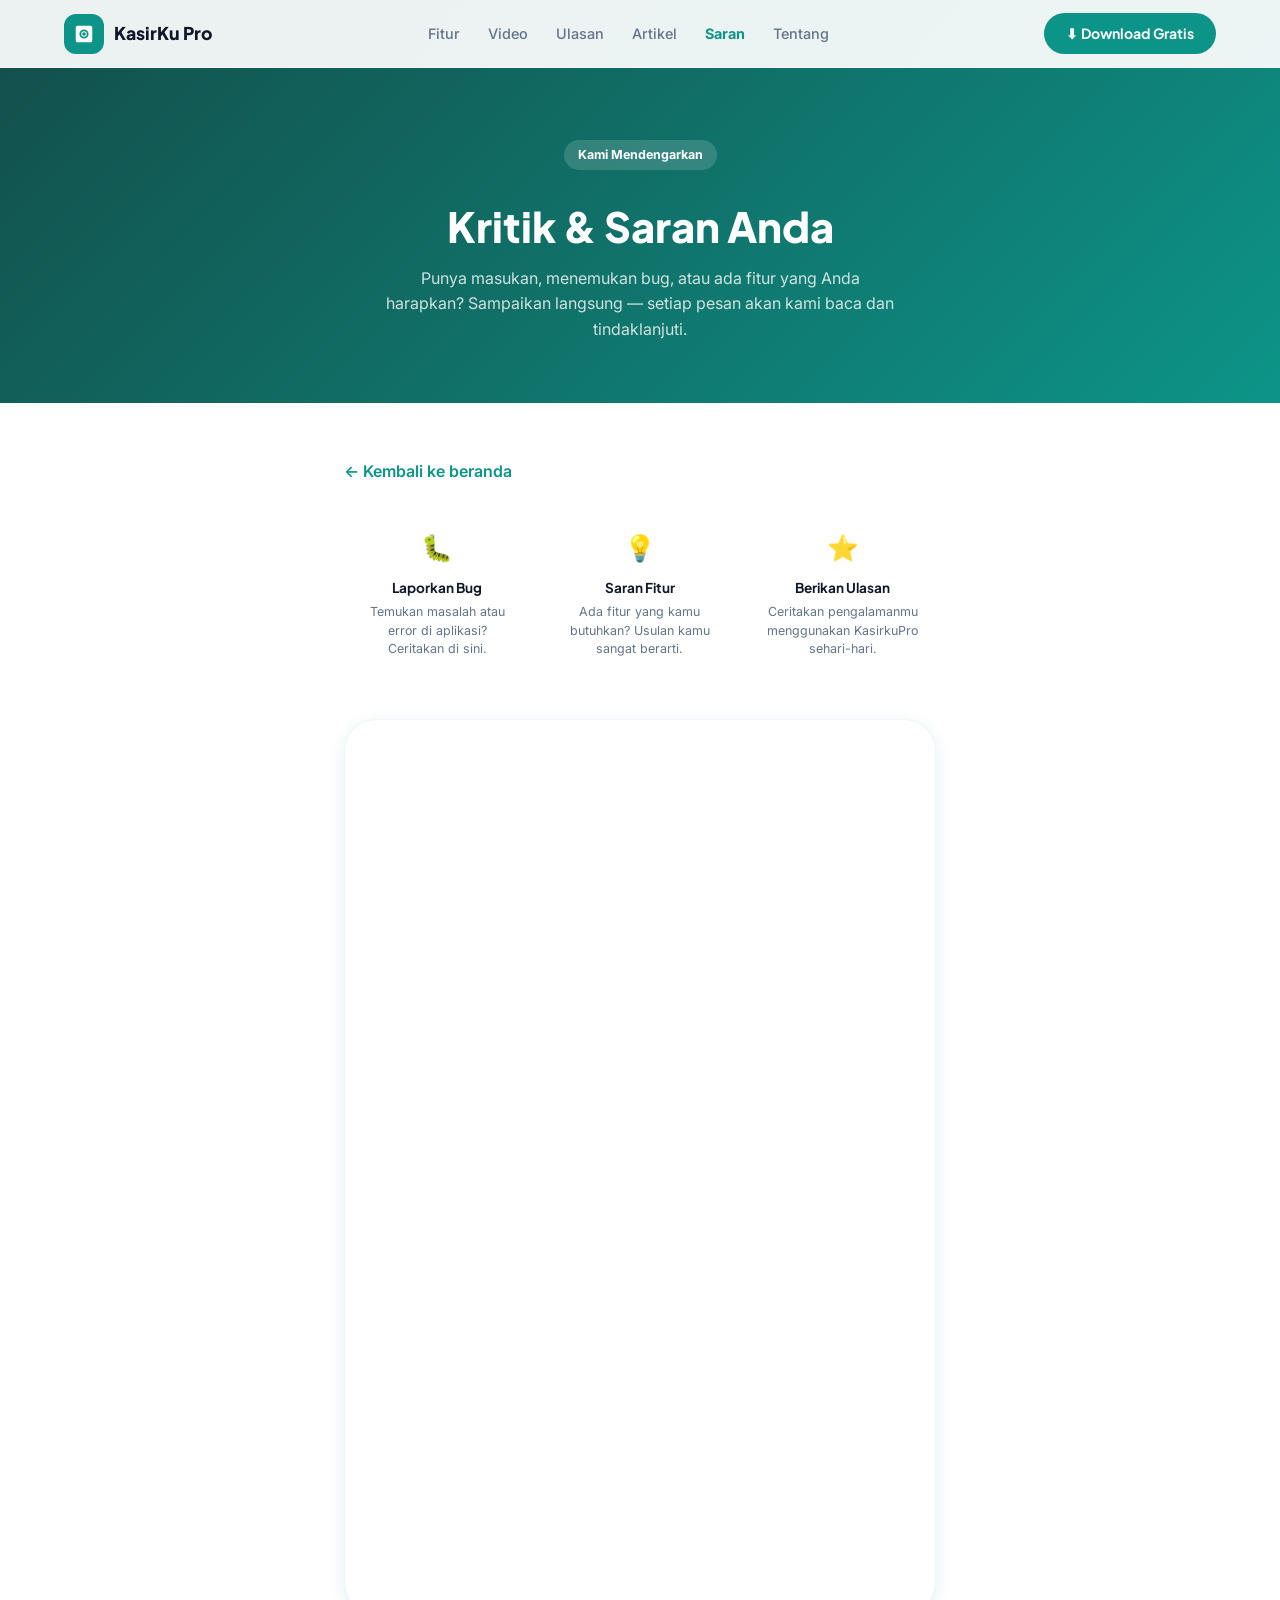
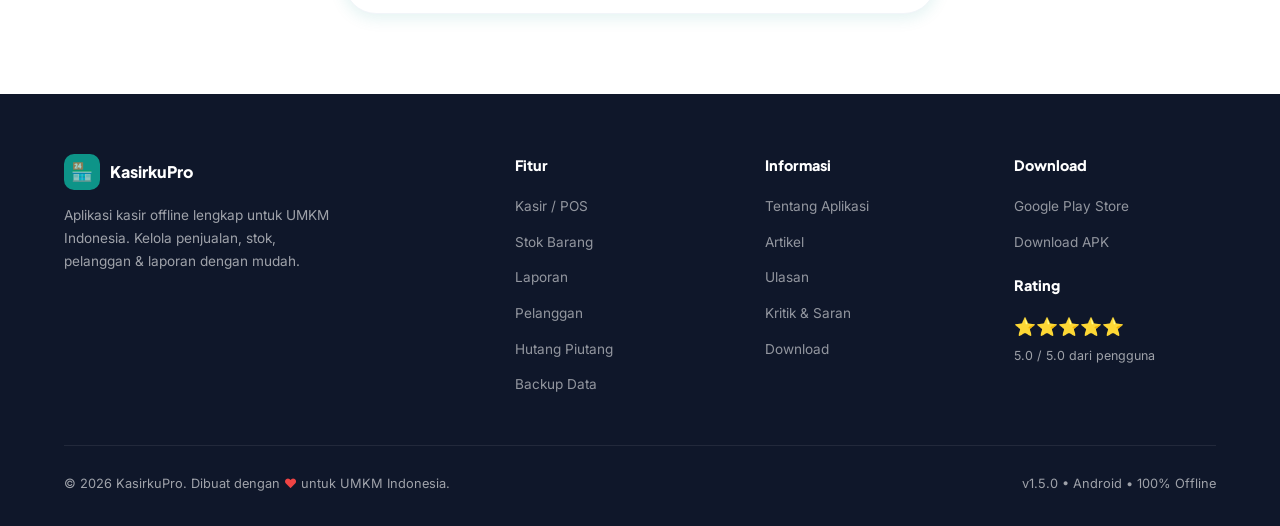
<file: reports.html>
<!DOCTYPE html>
<html lang="id">
<head>
<meta charset="UTF-8">
<meta name="viewport" content="width=device-width, initial-scale=1.0">
<title>Kritik & Saran – KasirkuPro</title>
<meta name="description" content="Sampaikan kritik, saran, dan laporan bug KasirkuPro. Setiap masukan Anda membantu kami berkembang lebih baik.">
<link rel="preconnect" href="https://fonts.googleapis.com">
<link href="https://fonts.googleapis.com/css2?family=Plus+Jakarta+Sans:wght@400;500;600;700;800;900&family=Inter:wght@400;500;600&display=swap" rel="stylesheet">
<link rel="stylesheet" href="asset/css/style.css">
<style>
  .reports-hero {
    background: linear-gradient(135deg, var(--tosca-dark) 0%, var(--tosca) 100%);
    color: white;
    padding: 140px 5% 60px;
    text-align: center;
  }
  .reports-hero .section-tag { background: rgba(255,255,255,.15); color: white; }
  .reports-hero h1 {
    font-family: 'Plus Jakarta Sans', sans-serif;
    font-weight: 900;
    font-size: clamp(1.8rem, 4vw, 2.6rem);
    margin: 18px 0 14px;
    line-height: 1.2;
  }
  .reports-hero p { color: rgba(255,255,255,.8); font-size: 1rem; max-width: 520px; margin: 0 auto; }
  .reports-body { max-width: 720px; margin: 0 auto; padding: 56px 5% 80px; }
  .reports-info {
    display: grid;
    grid-template-columns: repeat(3, 1fr);
    gap: 16px;
    margin-bottom: 40px;
  }
  .reports-info-card {
    background: var(--bg-alt);
    border-radius: var(--radius-md);
    padding: 20px 16px;
    text-align: center;
  }
  .reports-info-icon { font-size: 1.6rem; margin-bottom: 8px; }
  .reports-info-title {
    font-family: 'Plus Jakarta Sans', sans-serif;
    font-weight: 700;
    font-size: .85rem;
    color: var(--gray-900);
    margin-bottom: 4px;
  }
  .reports-info-desc { font-size: .78rem; color: var(--gray-500); line-height: 1.5; }
  .form-wrapper {
    background: white;
    border-radius: var(--radius-xl);
    box-shadow: var(--shadow-md);
    overflow: hidden;
    border: 1.5px solid var(--gray-100);
  }
  .form-wrapper iframe { display: block; border: none; }
  .back-link {
    display: inline-flex; align-items: center; gap: 6px;
    color: var(--tosca); font-weight: 600;
    text-decoration: none; margin-bottom: 24px;
  }
  .back-link:hover { text-decoration: underline; }
  @media (max-width: 600px) {
    .reports-info { grid-template-columns: 1fr; }
  }
</style>
</head>
<body>

<!-- NAV -->
<nav>
  <a href="index.html" class="nav-logo">
    <div class="nav-logo-icon">
      <svg viewBox="0 0 24 24"><path d="M5 3h14a2 2 0 0 1 2 2v14a2 2 0 0 1-2 2H5a2 2 0 0 1-2-2V5a2 2 0 0 1 2-2zm7 4a5 5 0 1 0 0 10A5 5 0 0 0 12 7zm0 2a3 3 0 1 1 0 6 3 3 0 0 1 0-6zm0 1a2 2 0 1 0 0 4 2 2 0 0 0 0-4z"/></svg>
    </div>
    <span class="nav-logo-text">KasirKu Pro</span>
  </a>
  <ul class="nav-links">
    <li><a href="index.html#fitur">Fitur</a></li>
    <li><a href="index.html#video">Video</a></li>
    <li><a href="index.html#ulasan">Ulasan</a></li>
    <li><a href="index.html#postingan">Artikel</a></li>
    <li><a href="reports.html" style="color:var(--tosca);font-weight:700;">Saran</a></li>
    <li><a href="index.html#tentang">Tentang</a></li>
  </ul>
  <a href="index.html#download" class="nav-cta">⬇ Download Gratis</a>
  <button class="hamburger" onclick="toggleMenu()" aria-label="Menu">
    <span></span><span></span><span></span>
  </button>
</nav>
<div class="mobile-menu" id="mobileMenu">
  <ul>
    <li><a href="index.html#fitur" onclick="toggleMenu()">Fitur</a></li>
    <li><a href="index.html#video" onclick="toggleMenu()">Video</a></li>
    <li><a href="index.html#ulasan" onclick="toggleMenu()">Ulasan</a></li>
    <li><a href="index.html#postingan" onclick="toggleMenu()">Artikel</a></li>
    <li><a href="reports.html" onclick="toggleMenu()">Kritik & Saran</a></li>
    <li><a href="index.html#tentang" onclick="toggleMenu()">Tentang</a></li>
  </ul>
  <a href="index.html#download" class="mobile-cta" onclick="toggleMenu()">⬇ Download Gratis</a>
</div>

<!-- HERO -->
<section class="reports-hero">
  <span class="section-tag">Kami Mendengarkan</span>
  <h1>Kritik & Saran Anda</h1>
  <p>Punya masukan, menemukan bug, atau ada fitur yang Anda harapkan? Sampaikan langsung — setiap pesan akan kami baca dan tindaklanjuti.</p>
</section>

<!-- BODY -->
<div class="reports-body">
  <a href="index.html" class="back-link">← Kembali ke beranda</a>

  <div class="reports-info">
    <div class="reports-info-card">
      <div class="reports-info-icon">🐛</div>
      <div class="reports-info-title">Laporkan Bug</div>
      <div class="reports-info-desc">Temukan masalah atau error di aplikasi? Ceritakan di sini.</div>
    </div>
    <div class="reports-info-card">
      <div class="reports-info-icon">💡</div>
      <div class="reports-info-title">Saran Fitur</div>
      <div class="reports-info-desc">Ada fitur yang kamu butuhkan? Usulan kamu sangat berarti.</div>
    </div>
    <div class="reports-info-card">
      <div class="reports-info-icon">⭐</div>
      <div class="reports-info-title">Berikan Ulasan</div>
      <div class="reports-info-desc">Ceritakan pengalamanmu menggunakan KasirkuPro sehari-hari.</div>
    </div>
  </div>

  <div class="form-wrapper">
    <iframe
      src="https://docs.google.com/forms/d/e/1FAIpQLScilzQLMtTjnkX-LWpyGThYzQoVtO6Gs4SUb3ixBcqqGMuvRw/viewform?embedded=true"
      width="100%"
      height="893"
      frameborder="0"
      marginheight="0"
      marginwidth="0">
      Memuat formulir…
    </iframe>
  </div>
</div>

<!-- FOOTER -->
<footer>
  <div class="footer-inner">
    <div class="footer-top">
      <div class="footer-brand">
        <div class="footer-logo">
          <div class="footer-logo-icon">🏪</div>
          <span class="footer-logo-text">KasirkuPro</span>
        </div>
        <p class="footer-desc">Aplikasi kasir offline lengkap untuk UMKM Indonesia. Kelola penjualan, stok, pelanggan & laporan dengan mudah.</p>
      </div>
      <div>
        <div class="footer-col-title">Fitur</div>
        <ul class="footer-links">
          <li><a href="index.html#fitur">Kasir / POS</a></li>
          <li><a href="index.html#fitur">Stok Barang</a></li>
          <li><a href="index.html#fitur">Laporan</a></li>
          <li><a href="index.html#fitur">Pelanggan</a></li>
          <li><a href="index.html#fitur">Hutang Piutang</a></li>
          <li><a href="index.html#fitur">Backup Data</a></li>
        </ul>
      </div>
      <div>
        <div class="footer-col-title">Informasi</div>
        <ul class="footer-links">
          <li><a href="index.html#tentang">Tentang Aplikasi</a></li>
          <li><a href="index.html#postingan">Artikel</a></li>
          <li><a href="index.html#ulasan">Ulasan</a></li>
          <li><a href="reports.html">Kritik & Saran</a></li>
          <li><a href="index.html#download">Download</a></li>
        </ul>
      </div>
      <div>
        <div class="footer-col-title">Download</div>
        <ul class="footer-links">
          <li><a href="index.html#download">Google Play Store</a></li>
          <li><a href="https://drive.usercontent.google.com/download?id=1ro8TA1zC9V1z0CIFWPxOslX7J8Ez1kle&export=download&confirm=t" target="_blank" rel="noopener">Download APK</a></li>
        </ul>
        <div style="margin-top:20px;">
          <div class="footer-col-title">Rating</div>
          <div style="color:#F59E0B;font-size:1.1rem;">⭐⭐⭐⭐⭐</div>
          <div style="font-size:.78rem;margin-top:4px;">5.0 / 5.0 dari pengguna</div>
        </div>
      </div>
    </div>
    <div class="footer-bottom">
      <span class="footer-copy">© 2026 KasirkuPro. Dibuat dengan <span class="footer-heart">❤️</span> untuk UMKM Indonesia.</span>
      <span style="font-size:.8rem;">v1.5.0 • Android • 100% Offline</span>
    </div>
  </div>
</footer>

<script src="asset/js/main.js"></script>
</body>
</html>
</file>
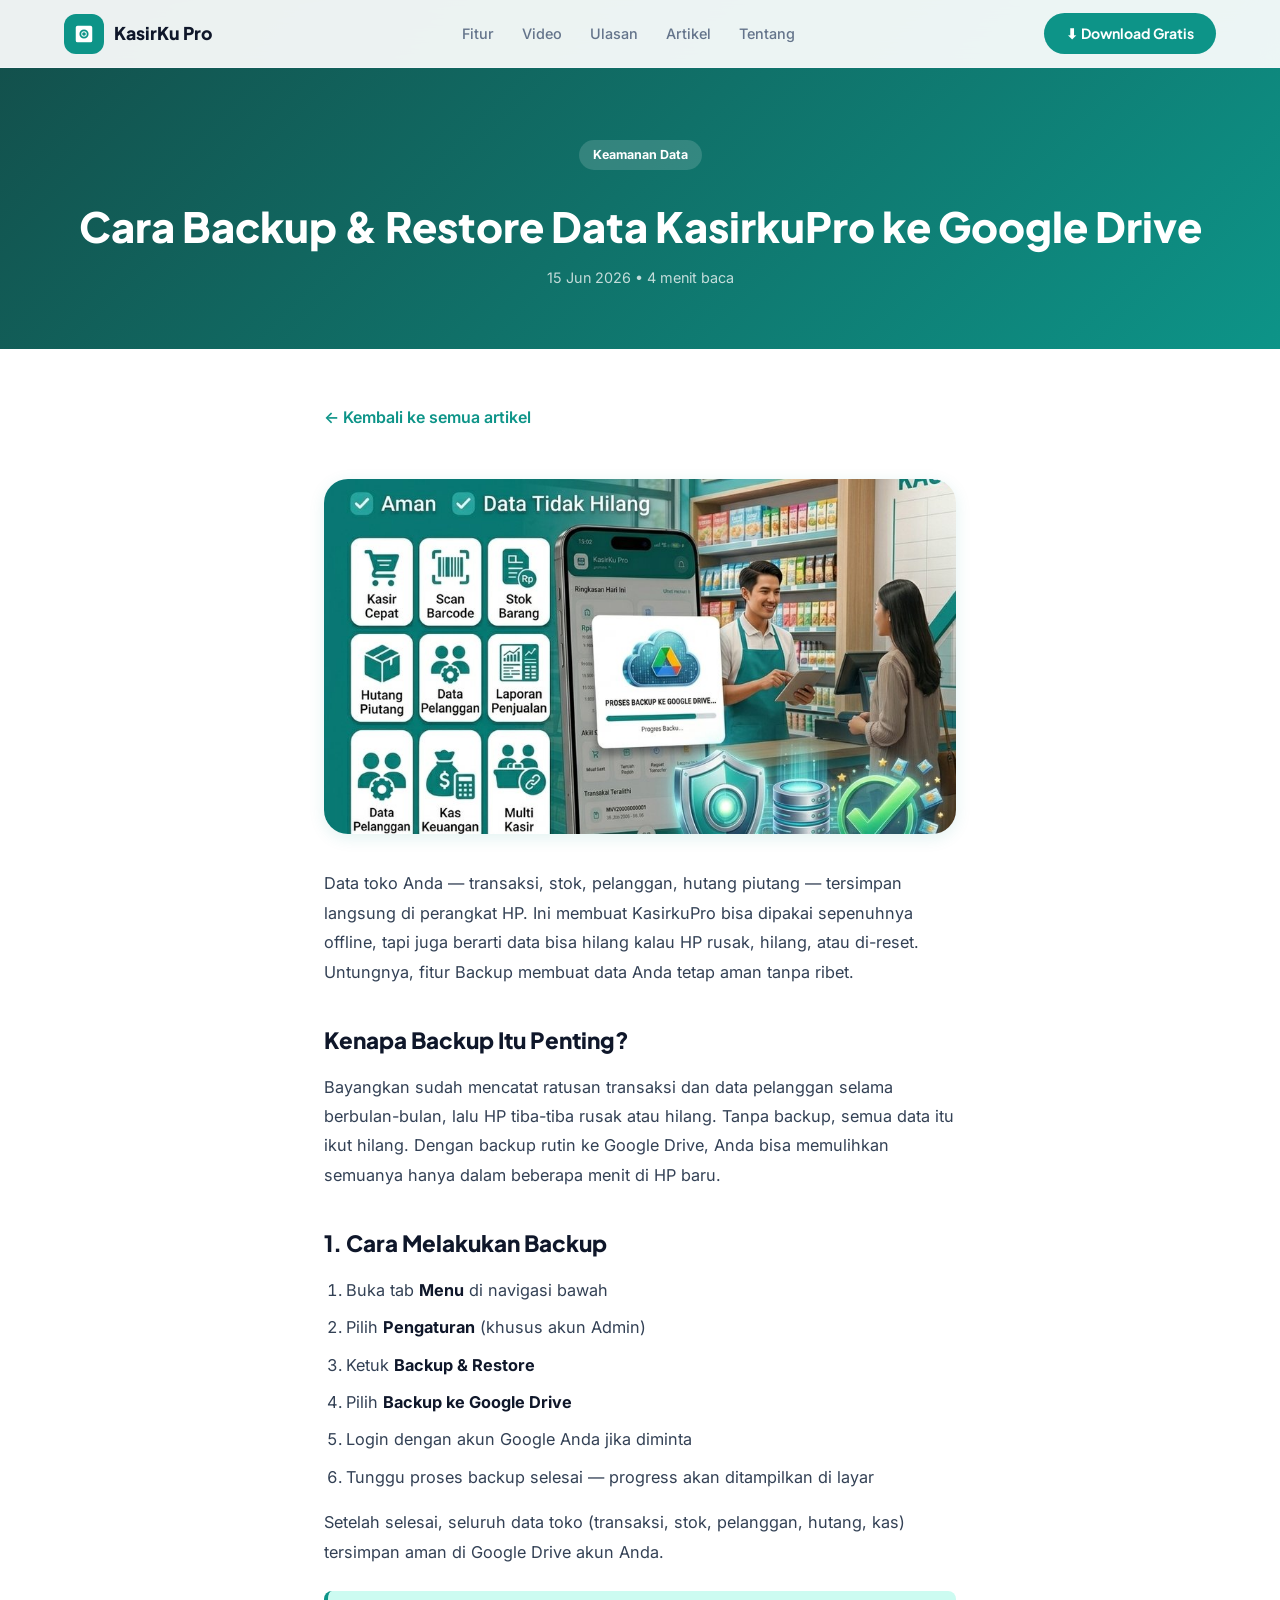
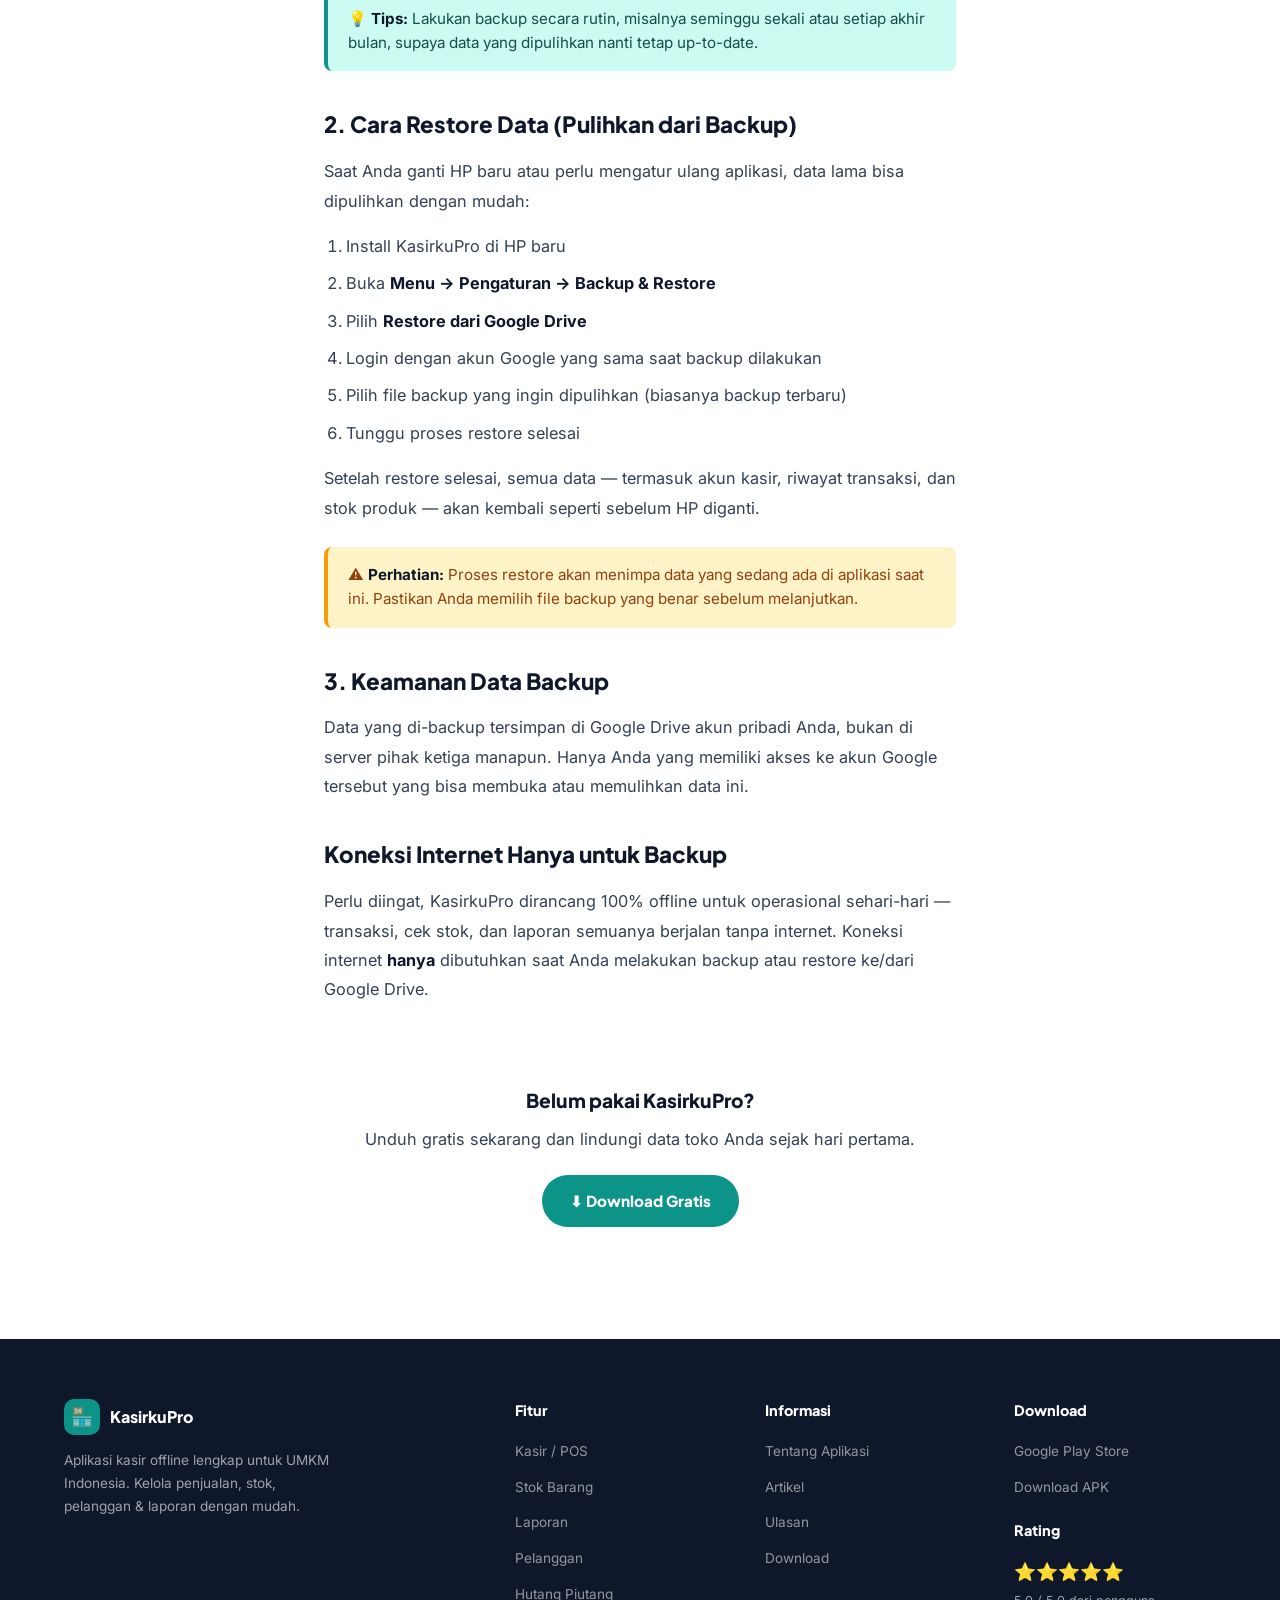
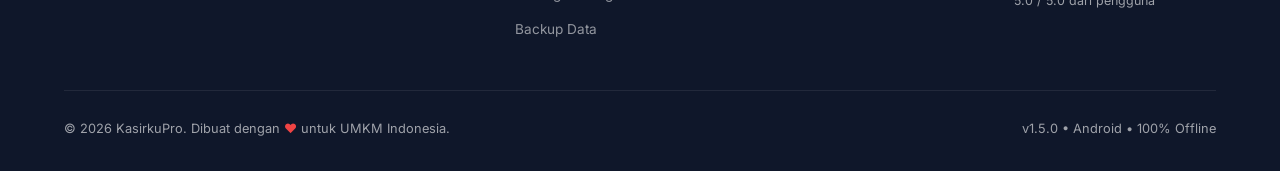
<file: artikel/cara-backup-restore-data.html>
<!DOCTYPE html>
<html lang="id">
<head>
<meta charset="UTF-8">
<meta name="viewport" content="width=device-width, initial-scale=1.0">
<title>Cara Backup & Restore Data KasirkuPro ke Google Drive – KasirkuPro</title>
<meta name="description" content="Panduan mengamankan data toko Anda ke Google Drive dan cara restore cepat ketika ganti atau reset HP, menggunakan fitur Backup KasirkuPro.">
<link rel="preconnect" href="https://fonts.googleapis.com">
<link href="https://fonts.googleapis.com/css2?family=Plus+Jakarta+Sans:wght@400;500;600;700;800;900&family=Inter:wght@400;500;600&display=swap" rel="stylesheet">
<link rel="stylesheet" href="../asset/css/style.css">
<style>
  .article-hero { background: linear-gradient(135deg, var(--tosca-dark) 0%, var(--tosca) 100%); color: white; padding: 140px 5% 60px; text-align: center; }
  .article-hero .section-tag { background: rgba(255,255,255,.15); color: white; }
  .article-hero h1 { font-family: 'Plus Jakarta Sans', sans-serif; font-weight: 900; font-size: clamp(1.8rem, 4vw, 2.6rem); margin: 18px 0 14px; line-height: 1.2; }
  .article-meta { color: rgba(255,255,255,.75); font-size: .9rem; }
  .article-body { max-width: 760px; margin: 0 auto; padding: 56px 5% 80px; }
  .article-body img { width: 100%; border-radius: var(--radius-lg); box-shadow: var(--shadow-md); margin: 28px 0; }
  .article-body h2 { font-family: 'Plus Jakarta Sans', sans-serif; font-weight: 800; font-size: 1.4rem; color: var(--gray-900); margin: 36px 0 14px; }
  .article-body p { color: var(--gray-700); line-height: 1.8; margin-bottom: 16px; font-size: 1.02rem; }
  .article-body ol, .article-body ul { color: var(--gray-700); line-height: 1.8; margin: 0 0 16px 22px; font-size: 1.02rem; }
  .article-body li { margin-bottom: 8px; }
  .article-body strong { color: var(--gray-900); }
  .article-tip { background: var(--tosca-light); border-left: 4px solid var(--tosca); border-radius: 8px; padding: 16px 20px; margin: 24px 0; color: var(--tosca-dark); font-size: .95rem; }
  .article-warn { background: #FEF3C7; border-left: 4px solid #F59E0B; border-radius: 8px; padding: 16px 20px; margin: 24px 0; color: #92400E; font-size: .95rem; }
  .back-link { display: inline-flex; align-items: center; gap: 6px; color: var(--tosca); font-weight: 600; text-decoration: none; margin-bottom: 20px; }
  .back-link:hover { text-decoration: underline; }
  .article-cta { background: var(--bg-alt); border-radius: var(--radius-lg); padding: 32px; text-align: center; margin-top: 48px; }
  .article-cta h3 { font-family: 'Plus Jakarta Sans', sans-serif; font-weight: 800; font-size: 1.2rem; margin-bottom: 10px; color: var(--gray-900); }
  .article-cta p { color: var(--gray-600); margin-bottom: 20px; }
</style>
</head>
<body>

<!-- NAV -->
<nav>
  <a href="../index.html" class="nav-logo">
    <div class="nav-logo-icon">
      <svg viewBox="0 0 24 24"><path d="M5 3h14a2 2 0 0 1 2 2v14a2 2 0 0 1-2 2H5a2 2 0 0 1-2-2V5a2 2 0 0 1 2-2zm7 4a5 5 0 1 0 0 10A5 5 0 0 0 12 7zm0 2a3 3 0 1 1 0 6 3 3 0 0 1 0-6zm0 1a2 2 0 1 0 0 4 2 2 0 0 0 0-4z"/></svg>
    </div>
    <span class="nav-logo-text">KasirKu Pro</span>
  </a>
  <ul class="nav-links">
    <li><a href="../index.html#fitur">Fitur</a></li>
    <li><a href="../index.html#video">Video</a></li>
    <li><a href="../index.html#ulasan">Ulasan</a></li>
    <li><a href="../index.html#postingan">Artikel</a></li>
    <li><a href="../index.html#tentang">Tentang</a></li>
  </ul>
  <a href="../index.html#download" class="nav-cta">⬇ Download Gratis</a>
  <button class="hamburger" onclick="toggleMenu()" aria-label="Menu">
    <span></span><span></span><span></span>
  </button>
</nav>
<div class="mobile-menu" id="mobileMenu">
  <ul>
    <li><a href="../index.html#fitur" onclick="toggleMenu()">Fitur</a></li>
    <li><a href="../index.html#video" onclick="toggleMenu()">Video</a></li>
    <li><a href="../index.html#ulasan" onclick="toggleMenu()">Ulasan</a></li>
    <li><a href="../index.html#postingan" onclick="toggleMenu()">Artikel</a></li>
    <li><a href="../index.html#tentang" onclick="toggleMenu()">Tentang</a></li>
  </ul>
  <a href="../index.html#download" class="mobile-cta" onclick="toggleMenu()">⬇ Download Gratis</a>
</div>

<!-- ARTICLE HERO -->
<section class="article-hero">
  <span class="section-tag">Keamanan Data</span>
  <h1>Cara Backup & Restore Data KasirkuPro ke Google Drive</h1>
  <div class="article-meta">15 Jun 2026 • 4 menit baca</div>
</section>

<!-- ARTICLE BODY -->
<article class="article-body">
  <a href="../index.html#postingan" class="back-link">← Kembali ke semua artikel</a>

  <img src="../asset/gambar/post-backup.jpg" alt="Tampilan fitur Backup Data KasirkuPro">

  <p>Data toko Anda — transaksi, stok, pelanggan, hutang piutang — tersimpan langsung di perangkat HP. Ini membuat KasirkuPro bisa dipakai sepenuhnya offline, tapi juga berarti data bisa hilang kalau HP rusak, hilang, atau di-reset. Untungnya, fitur Backup membuat data Anda tetap aman tanpa ribet.</p>

  <h2>Kenapa Backup Itu Penting?</h2>
  <p>Bayangkan sudah mencatat ratusan transaksi dan data pelanggan selama berbulan-bulan, lalu HP tiba-tiba rusak atau hilang. Tanpa backup, semua data itu ikut hilang. Dengan backup rutin ke Google Drive, Anda bisa memulihkan semuanya hanya dalam beberapa menit di HP baru.</p>

  <h2>1. Cara Melakukan Backup</h2>
  <ol>
    <li>Buka tab <strong>Menu</strong> di navigasi bawah</li>
    <li>Pilih <strong>Pengaturan</strong> (khusus akun Admin)</li>
    <li>Ketuk <strong>Backup & Restore</strong></li>
    <li>Pilih <strong>Backup ke Google Drive</strong></li>
    <li>Login dengan akun Google Anda jika diminta</li>
    <li>Tunggu proses backup selesai — progress akan ditampilkan di layar</li>
  </ol>
  <p>Setelah selesai, seluruh data toko (transaksi, stok, pelanggan, hutang, kas) tersimpan aman di Google Drive akun Anda.</p>

  <div class="article-tip">💡 <strong>Tips:</strong> Lakukan backup secara rutin, misalnya seminggu sekali atau setiap akhir bulan, supaya data yang dipulihkan nanti tetap up-to-date.</div>

  <h2>2. Cara Restore Data (Pulihkan dari Backup)</h2>
  <p>Saat Anda ganti HP baru atau perlu mengatur ulang aplikasi, data lama bisa dipulihkan dengan mudah:</p>
  <ol>
    <li>Install KasirkuPro di HP baru</li>
    <li>Buka <strong>Menu → Pengaturan → Backup & Restore</strong></li>
    <li>Pilih <strong>Restore dari Google Drive</strong></li>
    <li>Login dengan akun Google yang sama saat backup dilakukan</li>
    <li>Pilih file backup yang ingin dipulihkan (biasanya backup terbaru)</li>
    <li>Tunggu proses restore selesai</li>
  </ol>
  <p>Setelah restore selesai, semua data — termasuk akun kasir, riwayat transaksi, dan stok produk — akan kembali seperti sebelum HP diganti.</p>

  <div class="article-warn">⚠️ <strong>Perhatian:</strong> Proses restore akan menimpa data yang sedang ada di aplikasi saat ini. Pastikan Anda memilih file backup yang benar sebelum melanjutkan.</div>

  <h2>3. Keamanan Data Backup</h2>
  <p>Data yang di-backup tersimpan di Google Drive akun pribadi Anda, bukan di server pihak ketiga manapun. Hanya Anda yang memiliki akses ke akun Google tersebut yang bisa membuka atau memulihkan data ini.</p>

  <h2>Koneksi Internet Hanya untuk Backup</h2>
  <p>Perlu diingat, KasirkuPro dirancang 100% offline untuk operasional sehari-hari — transaksi, cek stok, dan laporan semuanya berjalan tanpa internet. Koneksi internet <strong>hanya</strong> dibutuhkan saat Anda melakukan backup atau restore ke/dari Google Drive.</p>

  <div class="article-cta">
    <h3>Belum pakai KasirkuPro?</h3>
    <p>Unduh gratis sekarang dan lindungi data toko Anda sejak hari pertama.</p>
    <a href="../index.html#download" style="display:inline-flex;align-items:center;gap:8px;background:var(--tosca);color:white;padding:14px 28px;border-radius:50px;font-family:'Plus Jakarta Sans',sans-serif;font-weight:800;font-size:.95rem;text-decoration:none;transition:.2s;" onmouseover="this.style.background='var(--tosca-dark)'" onmouseout="this.style.background='var(--tosca)'">⬇ Download Gratis</a>
  </div>
</article>

<!-- FOOTER -->
<footer>
  <div class="footer-inner">
    <div class="footer-top">
      <div class="footer-brand">
        <div class="footer-logo">
          <div class="footer-logo-icon">🏪</div>
          <span class="footer-logo-text">KasirkuPro</span>
        </div>
        <p class="footer-desc">Aplikasi kasir offline lengkap untuk UMKM Indonesia. Kelola penjualan, stok, pelanggan & laporan dengan mudah.</p>
      </div>
      <div>
        <div class="footer-col-title">Fitur</div>
        <ul class="footer-links">
          <li><a href="../index.html#fitur">Kasir / POS</a></li>
          <li><a href="../index.html#fitur">Stok Barang</a></li>
          <li><a href="../index.html#fitur">Laporan</a></li>
          <li><a href="../index.html#fitur">Pelanggan</a></li>
          <li><a href="../index.html#fitur">Hutang Piutang</a></li>
          <li><a href="../index.html#fitur">Backup Data</a></li>
        </ul>
      </div>
      <div>
        <div class="footer-col-title">Informasi</div>
        <ul class="footer-links">
          <li><a href="../index.html#tentang">Tentang Aplikasi</a></li>
          <li><a href="../index.html#postingan">Artikel</a></li>
          <li><a href="../index.html#ulasan">Ulasan</a></li>
          <li><a href="../index.html#download">Download</a></li>
        </ul>
      </div>
      <div>
        <div class="footer-col-title">Download</div>
        <ul class="footer-links">
          <li><a href="../index.html#download">Google Play Store</a></li>
          <li><a href="https://drive.usercontent.google.com/download?id=1ro8TA1zC9V1z0CIFWPxOslX7J8Ez1kle&export=download&confirm=t" target="_blank" rel="noopener">Download APK</a></li>
        </ul>
        <div style="margin-top:20px;">
          <div class="footer-col-title">Rating</div>
          <div style="color:#F59E0B;font-size:1.1rem;">⭐⭐⭐⭐⭐</div>
          <div style="font-size:.78rem;margin-top:4px;">5.0 / 5.0 dari pengguna</div>
        </div>
      </div>
    </div>
    <div class="footer-bottom">
      <span class="footer-copy">© 2026 KasirkuPro. Dibuat dengan <span class="footer-heart">❤️</span> untuk UMKM Indonesia.</span>
      <span style="font-size:.8rem;">v1.5.0 • Android • 100% Offline</span>
    </div>
  </div>
</footer>

<script src="../asset/js/main.js"></script>
</body>
</html>
</file>
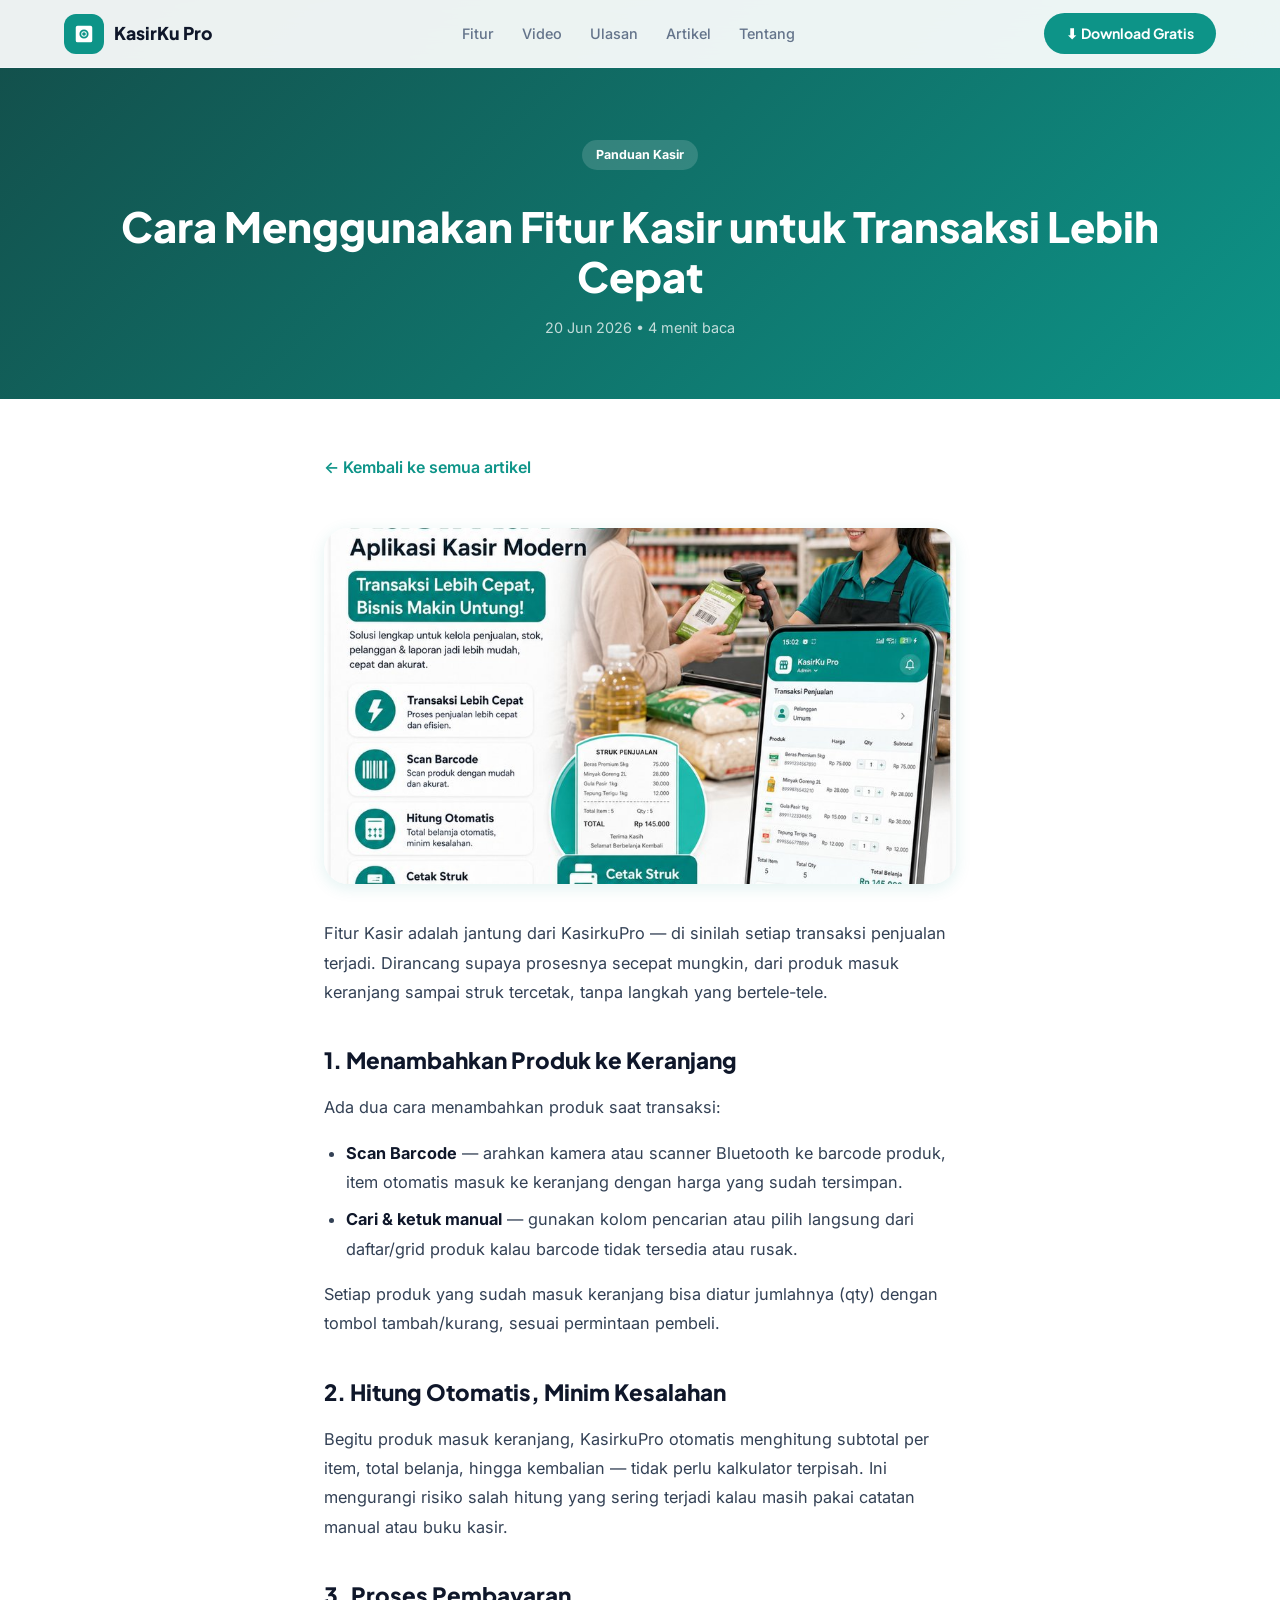
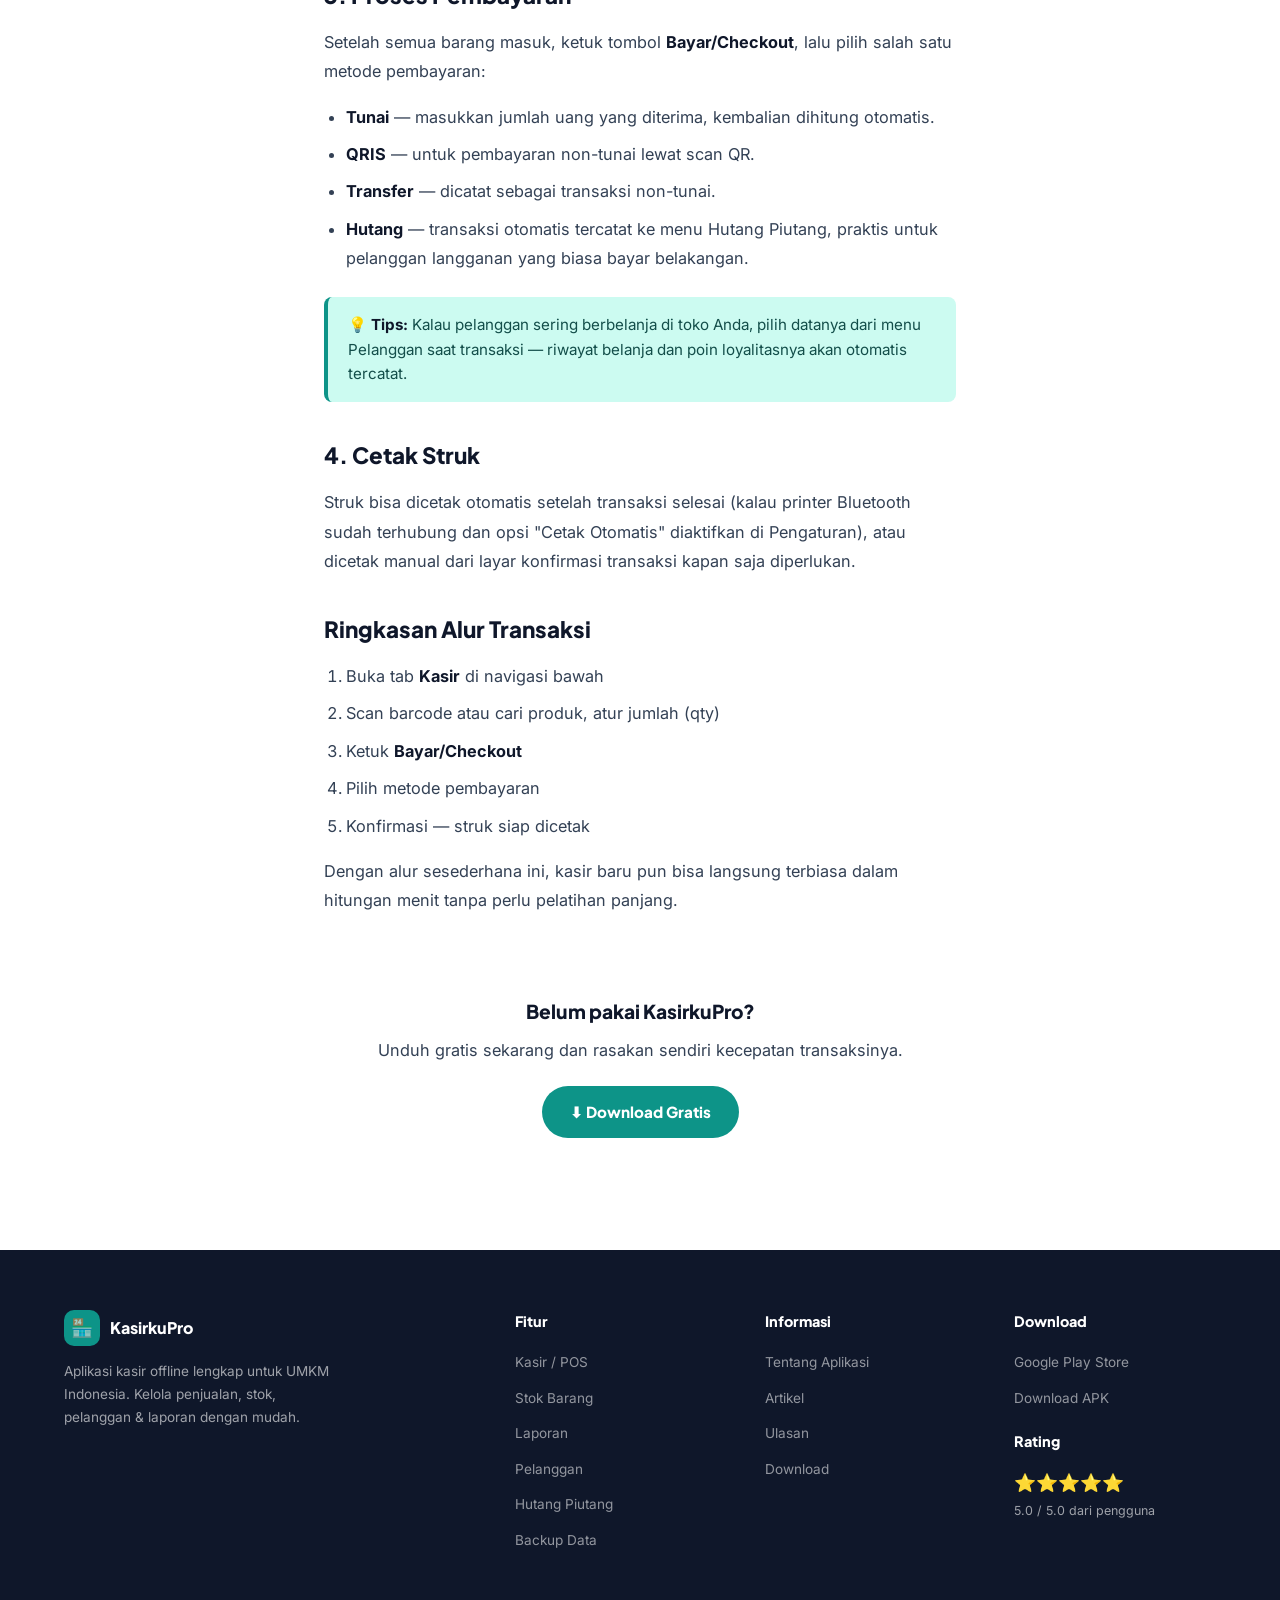
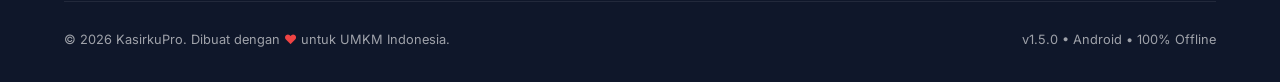
<file: artikel/cara-menggunakan-fitur-kasir.html>
<!DOCTYPE html>
<html lang="id">
<head>
<meta charset="UTF-8">
<meta name="viewport" content="width=device-width, initial-scale=1.0">
<title>Cara Menggunakan Fitur Kasir untuk Transaksi Lebih Cepat – KasirkuPro</title>
<meta name="description" content="Panduan lengkap menggunakan fitur Kasir KasirkuPro: scan barcode, hitung otomatis, dan cetak struk untuk transaksi yang lebih cepat dan akurat.">
<link rel="preconnect" href="https://fonts.googleapis.com">
<link href="https://fonts.googleapis.com/css2?family=Plus+Jakarta+Sans:wght@400;500;600;700;800;900&family=Inter:wght@400;500;600&display=swap" rel="stylesheet">
<link rel="stylesheet" href="../asset/css/style.css">
<style>
  .article-hero { background: linear-gradient(135deg, var(--tosca-dark) 0%, var(--tosca) 100%); color: white; padding: 140px 5% 60px; text-align: center; }
  .article-hero .section-tag { background: rgba(255,255,255,.15); color: white; }
  .article-hero h1 { font-family: 'Plus Jakarta Sans', sans-serif; font-weight: 900; font-size: clamp(1.8rem, 4vw, 2.6rem); margin: 18px 0 14px; line-height: 1.2; }
  .article-meta { color: rgba(255,255,255,.75); font-size: .9rem; }
  .article-body { max-width: 760px; margin: 0 auto; padding: 56px 5% 80px; }
  .article-body img { width: 100%; border-radius: var(--radius-lg); box-shadow: var(--shadow-md); margin: 28px 0; }
  .article-body h2 { font-family: 'Plus Jakarta Sans', sans-serif; font-weight: 800; font-size: 1.4rem; color: var(--gray-900); margin: 36px 0 14px; }
  .article-body p { color: var(--gray-700); line-height: 1.8; margin-bottom: 16px; font-size: 1.02rem; }
  .article-body ol, .article-body ul { color: var(--gray-700); line-height: 1.8; margin: 0 0 16px 22px; font-size: 1.02rem; }
  .article-body li { margin-bottom: 8px; }
  .article-body strong { color: var(--gray-900); }
  .article-tip { background: var(--tosca-light); border-left: 4px solid var(--tosca); border-radius: 8px; padding: 16px 20px; margin: 24px 0; color: var(--tosca-dark); font-size: .95rem; }
  .back-link { display: inline-flex; align-items: center; gap: 6px; color: var(--tosca); font-weight: 600; text-decoration: none; margin-bottom: 20px; }
  .back-link:hover { text-decoration: underline; }
  .article-cta { background: var(--bg-alt); border-radius: var(--radius-lg); padding: 32px; text-align: center; margin-top: 48px; }
  .article-cta h3 { font-family: 'Plus Jakarta Sans', sans-serif; font-weight: 800; font-size: 1.2rem; margin-bottom: 10px; color: var(--gray-900); }
  .article-cta p { color: var(--gray-600); margin-bottom: 20px; }
</style>
</head>
<body>

<!-- NAV -->
<nav>
  <a href="../index.html" class="nav-logo">
    <div class="nav-logo-icon">
      <svg viewBox="0 0 24 24"><path d="M5 3h14a2 2 0 0 1 2 2v14a2 2 0 0 1-2 2H5a2 2 0 0 1-2-2V5a2 2 0 0 1 2-2zm7 4a5 5 0 1 0 0 10A5 5 0 0 0 12 7zm0 2a3 3 0 1 1 0 6 3 3 0 0 1 0-6zm0 1a2 2 0 1 0 0 4 2 2 0 0 0 0-4z"/></svg>
    </div>
    <span class="nav-logo-text">KasirKu Pro</span>
  </a>
  <ul class="nav-links">
    <li><a href="../index.html#fitur">Fitur</a></li>
    <li><a href="../index.html#video">Video</a></li>
    <li><a href="../index.html#ulasan">Ulasan</a></li>
    <li><a href="../index.html#postingan">Artikel</a></li>
    <li><a href="../index.html#tentang">Tentang</a></li>
  </ul>
  <a href="../index.html#download" class="nav-cta">⬇ Download Gratis</a>
  <button class="hamburger" onclick="toggleMenu()" aria-label="Menu">
    <span></span><span></span><span></span>
  </button>
</nav>
<div class="mobile-menu" id="mobileMenu">
  <ul>
    <li><a href="../index.html#fitur" onclick="toggleMenu()">Fitur</a></li>
    <li><a href="../index.html#video" onclick="toggleMenu()">Video</a></li>
    <li><a href="../index.html#ulasan" onclick="toggleMenu()">Ulasan</a></li>
    <li><a href="../index.html#postingan" onclick="toggleMenu()">Artikel</a></li>
    <li><a href="../index.html#tentang" onclick="toggleMenu()">Tentang</a></li>
  </ul>
  <a href="../index.html#download" class="mobile-cta" onclick="toggleMenu()">⬇ Download Gratis</a>
</div>

<!-- ARTICLE HERO -->
<section class="article-hero">
  <span class="section-tag">Panduan Kasir</span>
  <h1>Cara Menggunakan Fitur Kasir untuk Transaksi Lebih Cepat</h1>
  <div class="article-meta">20 Jun 2026 • 4 menit baca</div>
</section>

<!-- ARTICLE BODY -->
<article class="article-body">
  <a href="../index.html#postingan" class="back-link">← Kembali ke semua artikel</a>

  <img src="../asset/gambar/post-kasir.jpg" alt="Tampilan fitur Kasir KasirkuPro">

  <p>Fitur Kasir adalah jantung dari KasirkuPro — di sinilah setiap transaksi penjualan terjadi. Dirancang supaya prosesnya secepat mungkin, dari produk masuk keranjang sampai struk tercetak, tanpa langkah yang bertele-tele.</p>

  <h2>1. Menambahkan Produk ke Keranjang</h2>
  <p>Ada dua cara menambahkan produk saat transaksi:</p>
  <ul>
    <li><strong>Scan Barcode</strong> — arahkan kamera atau scanner Bluetooth ke barcode produk, item otomatis masuk ke keranjang dengan harga yang sudah tersimpan.</li>
    <li><strong>Cari & ketuk manual</strong> — gunakan kolom pencarian atau pilih langsung dari daftar/grid produk kalau barcode tidak tersedia atau rusak.</li>
  </ul>
  <p>Setiap produk yang sudah masuk keranjang bisa diatur jumlahnya (qty) dengan tombol tambah/kurang, sesuai permintaan pembeli.</p>

  <h2>2. Hitung Otomatis, Minim Kesalahan</h2>
  <p>Begitu produk masuk keranjang, KasirkuPro otomatis menghitung subtotal per item, total belanja, hingga kembalian — tidak perlu kalkulator terpisah. Ini mengurangi risiko salah hitung yang sering terjadi kalau masih pakai catatan manual atau buku kasir.</p>

  <h2>3. Proses Pembayaran</h2>
  <p>Setelah semua barang masuk, ketuk tombol <strong>Bayar/Checkout</strong>, lalu pilih salah satu metode pembayaran:</p>
  <ul>
    <li><strong>Tunai</strong> — masukkan jumlah uang yang diterima, kembalian dihitung otomatis.</li>
    <li><strong>QRIS</strong> — untuk pembayaran non-tunai lewat scan QR.</li>
    <li><strong>Transfer</strong> — dicatat sebagai transaksi non-tunai.</li>
    <li><strong>Hutang</strong> — transaksi otomatis tercatat ke menu Hutang Piutang, praktis untuk pelanggan langganan yang biasa bayar belakangan.</li>
  </ul>

  <div class="article-tip">💡 <strong>Tips:</strong> Kalau pelanggan sering berbelanja di toko Anda, pilih datanya dari menu Pelanggan saat transaksi — riwayat belanja dan poin loyalitasnya akan otomatis tercatat.</div>

  <h2>4. Cetak Struk</h2>
  <p>Struk bisa dicetak otomatis setelah transaksi selesai (kalau printer Bluetooth sudah terhubung dan opsi "Cetak Otomatis" diaktifkan di Pengaturan), atau dicetak manual dari layar konfirmasi transaksi kapan saja diperlukan.</p>

  <h2>Ringkasan Alur Transaksi</h2>
  <ol>
    <li>Buka tab <strong>Kasir</strong> di navigasi bawah</li>
    <li>Scan barcode atau cari produk, atur jumlah (qty)</li>
    <li>Ketuk <strong>Bayar/Checkout</strong></li>
    <li>Pilih metode pembayaran</li>
    <li>Konfirmasi — struk siap dicetak</li>
  </ol>

  <p>Dengan alur sesederhana ini, kasir baru pun bisa langsung terbiasa dalam hitungan menit tanpa perlu pelatihan panjang.</p>

  <div class="article-cta">
    <h3>Belum pakai KasirkuPro?</h3>
    <p>Unduh gratis sekarang dan rasakan sendiri kecepatan transaksinya.</p>
    <a href="../index.html#download" style="display:inline-flex;align-items:center;gap:8px;background:var(--tosca);color:white;padding:14px 28px;border-radius:50px;font-family:'Plus Jakarta Sans',sans-serif;font-weight:800;font-size:.95rem;text-decoration:none;transition:.2s;" onmouseover="this.style.background='var(--tosca-dark)'" onmouseout="this.style.background='var(--tosca)'">⬇ Download Gratis</a>
  </div>
</article>

<!-- FOOTER -->
<footer>
  <div class="footer-inner">
    <div class="footer-top">
      <div class="footer-brand">
        <div class="footer-logo">
          <div class="footer-logo-icon">🏪</div>
          <span class="footer-logo-text">KasirkuPro</span>
        </div>
        <p class="footer-desc">Aplikasi kasir offline lengkap untuk UMKM Indonesia. Kelola penjualan, stok, pelanggan & laporan dengan mudah.</p>
      </div>
      <div>
        <div class="footer-col-title">Fitur</div>
        <ul class="footer-links">
          <li><a href="../index.html#fitur">Kasir / POS</a></li>
          <li><a href="../index.html#fitur">Stok Barang</a></li>
          <li><a href="../index.html#fitur">Laporan</a></li>
          <li><a href="../index.html#fitur">Pelanggan</a></li>
          <li><a href="../index.html#fitur">Hutang Piutang</a></li>
          <li><a href="../index.html#fitur">Backup Data</a></li>
        </ul>
      </div>
      <div>
        <div class="footer-col-title">Informasi</div>
        <ul class="footer-links">
          <li><a href="../index.html#tentang">Tentang Aplikasi</a></li>
          <li><a href="../index.html#postingan">Artikel</a></li>
          <li><a href="../index.html#ulasan">Ulasan</a></li>
          <li><a href="../index.html#download">Download</a></li>
        </ul>
      </div>
      <div>
        <div class="footer-col-title">Download</div>
        <ul class="footer-links">
          <li><a href="../index.html#download">Google Play Store</a></li>
          <li><a href="https://drive.usercontent.google.com/download?id=1ro8TA1zC9V1z0CIFWPxOslX7J8Ez1kle&export=download&confirm=t" target="_blank" rel="noopener">Download APK</a></li>
        </ul>
        <div style="margin-top:20px;">
          <div class="footer-col-title">Rating</div>
          <div style="color:#F59E0B;font-size:1.1rem;">⭐⭐⭐⭐⭐</div>
          <div style="font-size:.78rem;margin-top:4px;">5.0 / 5.0 dari pengguna</div>
        </div>
      </div>
    </div>
    <div class="footer-bottom">
      <span class="footer-copy">© 2026 KasirkuPro. Dibuat dengan <span class="footer-heart">❤️</span> untuk UMKM Indonesia.</span>
      <span style="font-size:.8rem;">v1.5.0 • Android • 100% Offline</span>
    </div>
  </div>
</footer>

<script src="../asset/js/main.js"></script>
</body>
</html>
</file>
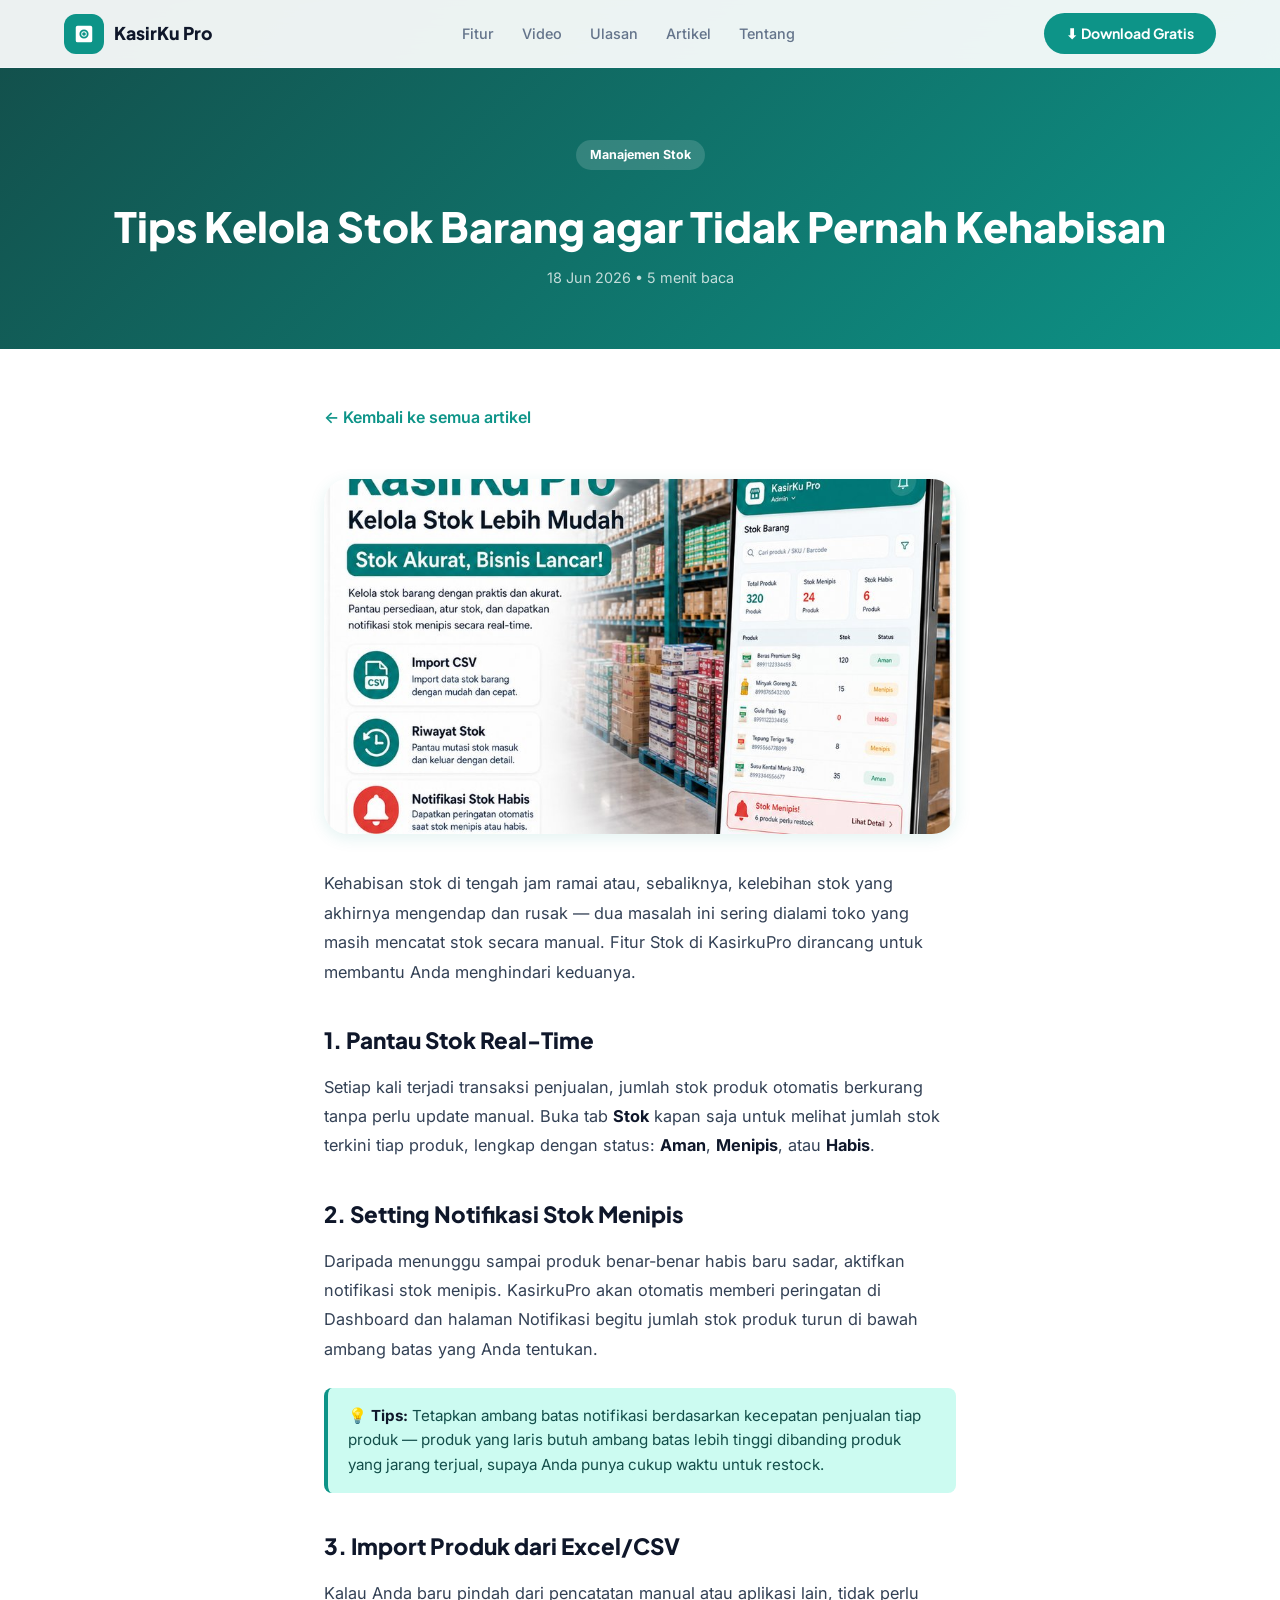
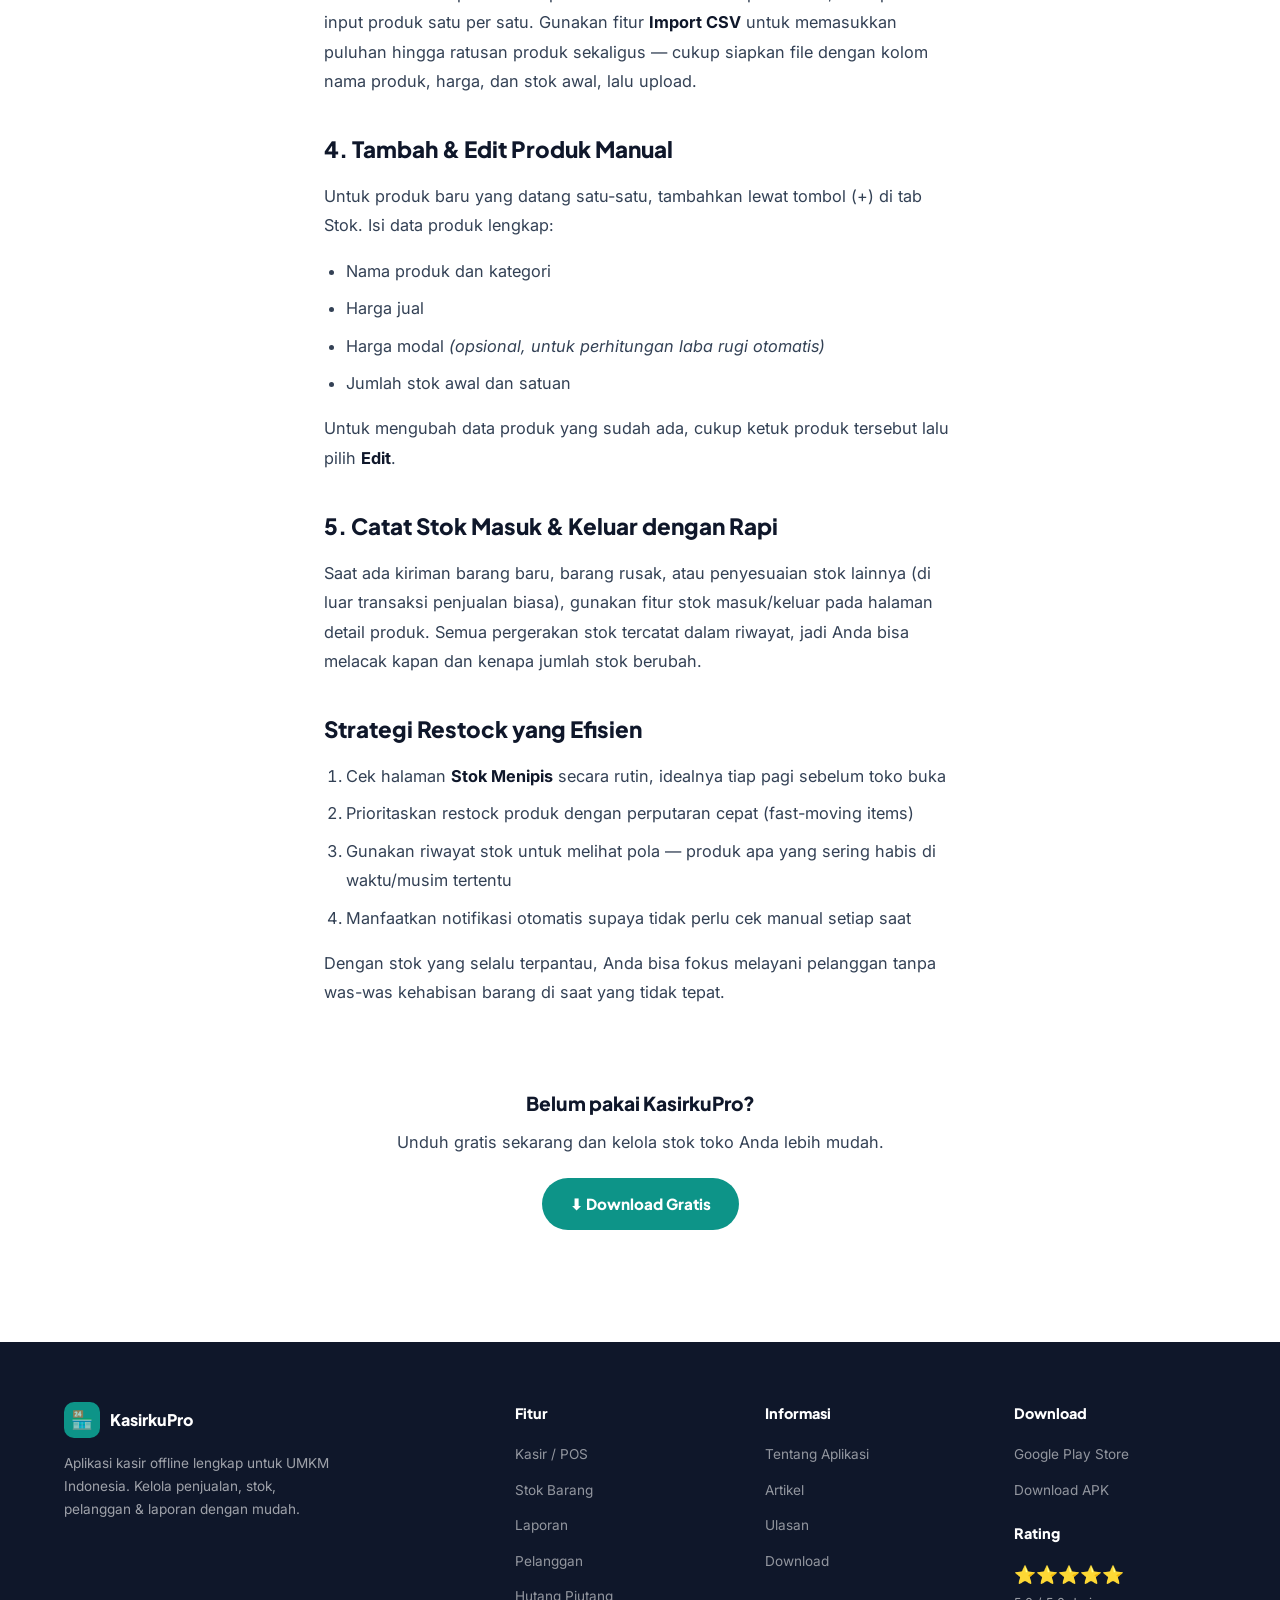
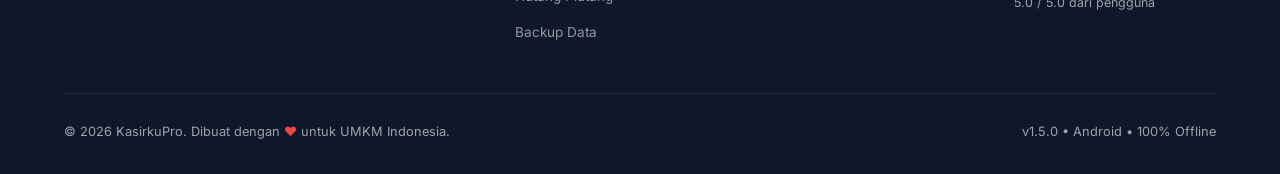
<file: artikel/tips-kelola-stok-barang.html>
<!DOCTYPE html>
<html lang="id">
<head>
<meta charset="UTF-8">
<meta name="viewport" content="width=device-width, initial-scale=1.0">
<title>Tips Kelola Stok Barang agar Tidak Pernah Kehabisan – KasirkuPro</title>
<meta name="description" content="Panduan kelola stok di KasirkuPro: setting notifikasi stok menipis, import produk dari Excel/CSV, dan strategi restock yang efisien.">
<link rel="preconnect" href="https://fonts.googleapis.com">
<link href="https://fonts.googleapis.com/css2?family=Plus+Jakarta+Sans:wght@400;500;600;700;800;900&family=Inter:wght@400;500;600&display=swap" rel="stylesheet">
<link rel="stylesheet" href="../asset/css/style.css">
<style>
  .article-hero { background: linear-gradient(135deg, var(--tosca-dark) 0%, var(--tosca) 100%); color: white; padding: 140px 5% 60px; text-align: center; }
  .article-hero .section-tag { background: rgba(255,255,255,.15); color: white; }
  .article-hero h1 { font-family: 'Plus Jakarta Sans', sans-serif; font-weight: 900; font-size: clamp(1.8rem, 4vw, 2.6rem); margin: 18px 0 14px; line-height: 1.2; }
  .article-meta { color: rgba(255,255,255,.75); font-size: .9rem; }
  .article-body { max-width: 760px; margin: 0 auto; padding: 56px 5% 80px; }
  .article-body img { width: 100%; border-radius: var(--radius-lg); box-shadow: var(--shadow-md); margin: 28px 0; }
  .article-body h2 { font-family: 'Plus Jakarta Sans', sans-serif; font-weight: 800; font-size: 1.4rem; color: var(--gray-900); margin: 36px 0 14px; }
  .article-body p { color: var(--gray-700); line-height: 1.8; margin-bottom: 16px; font-size: 1.02rem; }
  .article-body ol, .article-body ul { color: var(--gray-700); line-height: 1.8; margin: 0 0 16px 22px; font-size: 1.02rem; }
  .article-body li { margin-bottom: 8px; }
  .article-body strong { color: var(--gray-900); }
  .article-tip { background: var(--tosca-light); border-left: 4px solid var(--tosca); border-radius: 8px; padding: 16px 20px; margin: 24px 0; color: var(--tosca-dark); font-size: .95rem; }
  .back-link { display: inline-flex; align-items: center; gap: 6px; color: var(--tosca); font-weight: 600; text-decoration: none; margin-bottom: 20px; }
  .back-link:hover { text-decoration: underline; }
  .article-cta { background: var(--bg-alt); border-radius: var(--radius-lg); padding: 32px; text-align: center; margin-top: 48px; }
  .article-cta h3 { font-family: 'Plus Jakarta Sans', sans-serif; font-weight: 800; font-size: 1.2rem; margin-bottom: 10px; color: var(--gray-900); }
  .article-cta p { color: var(--gray-600); margin-bottom: 20px; }
</style>
</head>
<body>

<!-- NAV -->
<nav>
  <a href="../index.html" class="nav-logo">
    <div class="nav-logo-icon">
      <svg viewBox="0 0 24 24"><path d="M5 3h14a2 2 0 0 1 2 2v14a2 2 0 0 1-2 2H5a2 2 0 0 1-2-2V5a2 2 0 0 1 2-2zm7 4a5 5 0 1 0 0 10A5 5 0 0 0 12 7zm0 2a3 3 0 1 1 0 6 3 3 0 0 1 0-6zm0 1a2 2 0 1 0 0 4 2 2 0 0 0 0-4z"/></svg>
    </div>
    <span class="nav-logo-text">KasirKu Pro</span>
  </a>
  <ul class="nav-links">
    <li><a href="../index.html#fitur">Fitur</a></li>
    <li><a href="../index.html#video">Video</a></li>
    <li><a href="../index.html#ulasan">Ulasan</a></li>
    <li><a href="../index.html#postingan">Artikel</a></li>
    <li><a href="../index.html#tentang">Tentang</a></li>
  </ul>
  <a href="../index.html#download" class="nav-cta">⬇ Download Gratis</a>
  <button class="hamburger" onclick="toggleMenu()" aria-label="Menu">
    <span></span><span></span><span></span>
  </button>
</nav>
<div class="mobile-menu" id="mobileMenu">
  <ul>
    <li><a href="../index.html#fitur" onclick="toggleMenu()">Fitur</a></li>
    <li><a href="../index.html#video" onclick="toggleMenu()">Video</a></li>
    <li><a href="../index.html#ulasan" onclick="toggleMenu()">Ulasan</a></li>
    <li><a href="../index.html#postingan" onclick="toggleMenu()">Artikel</a></li>
    <li><a href="../index.html#tentang" onclick="toggleMenu()">Tentang</a></li>
  </ul>
  <a href="../index.html#download" class="mobile-cta" onclick="toggleMenu()">⬇ Download Gratis</a>
</div>

<!-- ARTICLE HERO -->
<section class="article-hero">
  <span class="section-tag">Manajemen Stok</span>
  <h1>Tips Kelola Stok Barang agar Tidak Pernah Kehabisan</h1>
  <div class="article-meta">18 Jun 2026 • 5 menit baca</div>
</section>

<!-- ARTICLE BODY -->
<article class="article-body">
  <a href="../index.html#postingan" class="back-link">← Kembali ke semua artikel</a>

  <img src="../asset/gambar/post-stok.jpg" alt="Tampilan fitur Stok Barang KasirkuPro">

  <p>Kehabisan stok di tengah jam ramai atau, sebaliknya, kelebihan stok yang akhirnya mengendap dan rusak — dua masalah ini sering dialami toko yang masih mencatat stok secara manual. Fitur Stok di KasirkuPro dirancang untuk membantu Anda menghindari keduanya.</p>

  <h2>1. Pantau Stok Real-Time</h2>
  <p>Setiap kali terjadi transaksi penjualan, jumlah stok produk otomatis berkurang tanpa perlu update manual. Buka tab <strong>Stok</strong> kapan saja untuk melihat jumlah stok terkini tiap produk, lengkap dengan status: <strong>Aman</strong>, <strong>Menipis</strong>, atau <strong>Habis</strong>.</p>

  <h2>2. Setting Notifikasi Stok Menipis</h2>
  <p>Daripada menunggu sampai produk benar-benar habis baru sadar, aktifkan notifikasi stok menipis. KasirkuPro akan otomatis memberi peringatan di Dashboard dan halaman Notifikasi begitu jumlah stok produk turun di bawah ambang batas yang Anda tentukan.</p>
  <div class="article-tip">💡 <strong>Tips:</strong> Tetapkan ambang batas notifikasi berdasarkan kecepatan penjualan tiap produk — produk yang laris butuh ambang batas lebih tinggi dibanding produk yang jarang terjual, supaya Anda punya cukup waktu untuk restock.</div>

  <h2>3. Import Produk dari Excel/CSV</h2>
  <p>Kalau Anda baru pindah dari pencatatan manual atau aplikasi lain, tidak perlu input produk satu per satu. Gunakan fitur <strong>Import CSV</strong> untuk memasukkan puluhan hingga ratusan produk sekaligus — cukup siapkan file dengan kolom nama produk, harga, dan stok awal, lalu upload.</p>

  <h2>4. Tambah & Edit Produk Manual</h2>
  <p>Untuk produk baru yang datang satu-satu, tambahkan lewat tombol (+) di tab Stok. Isi data produk lengkap:</p>
  <ul>
    <li>Nama produk dan kategori</li>
    <li>Harga jual</li>
    <li>Harga modal <em>(opsional, untuk perhitungan laba rugi otomatis)</em></li>
    <li>Jumlah stok awal dan satuan</li>
  </ul>
  <p>Untuk mengubah data produk yang sudah ada, cukup ketuk produk tersebut lalu pilih <strong>Edit</strong>.</p>

  <h2>5. Catat Stok Masuk & Keluar dengan Rapi</h2>
  <p>Saat ada kiriman barang baru, barang rusak, atau penyesuaian stok lainnya (di luar transaksi penjualan biasa), gunakan fitur stok masuk/keluar pada halaman detail produk. Semua pergerakan stok tercatat dalam riwayat, jadi Anda bisa melacak kapan dan kenapa jumlah stok berubah.</p>

  <h2>Strategi Restock yang Efisien</h2>
  <ol>
    <li>Cek halaman <strong>Stok Menipis</strong> secara rutin, idealnya tiap pagi sebelum toko buka</li>
    <li>Prioritaskan restock produk dengan perputaran cepat (fast-moving items)</li>
    <li>Gunakan riwayat stok untuk melihat pola — produk apa yang sering habis di waktu/musim tertentu</li>
    <li>Manfaatkan notifikasi otomatis supaya tidak perlu cek manual setiap saat</li>
  </ol>

  <p>Dengan stok yang selalu terpantau, Anda bisa fokus melayani pelanggan tanpa was-was kehabisan barang di saat yang tidak tepat.</p>

  <div class="article-cta">
    <h3>Belum pakai KasirkuPro?</h3>
    <p>Unduh gratis sekarang dan kelola stok toko Anda lebih mudah.</p>
    <a href="../index.html#download" style="display:inline-flex;align-items:center;gap:8px;background:var(--tosca);color:white;padding:14px 28px;border-radius:50px;font-family:'Plus Jakarta Sans',sans-serif;font-weight:800;font-size:.95rem;text-decoration:none;transition:.2s;" onmouseover="this.style.background='var(--tosca-dark)'" onmouseout="this.style.background='var(--tosca)'">⬇ Download Gratis</a>
  </div>
</article>

<!-- FOOTER -->
<footer>
  <div class="footer-inner">
    <div class="footer-top">
      <div class="footer-brand">
        <div class="footer-logo">
          <div class="footer-logo-icon">🏪</div>
          <span class="footer-logo-text">KasirkuPro</span>
        </div>
        <p class="footer-desc">Aplikasi kasir offline lengkap untuk UMKM Indonesia. Kelola penjualan, stok, pelanggan & laporan dengan mudah.</p>
      </div>
      <div>
        <div class="footer-col-title">Fitur</div>
        <ul class="footer-links">
          <li><a href="../index.html#fitur">Kasir / POS</a></li>
          <li><a href="../index.html#fitur">Stok Barang</a></li>
          <li><a href="../index.html#fitur">Laporan</a></li>
          <li><a href="../index.html#fitur">Pelanggan</a></li>
          <li><a href="../index.html#fitur">Hutang Piutang</a></li>
          <li><a href="../index.html#fitur">Backup Data</a></li>
        </ul>
      </div>
      <div>
        <div class="footer-col-title">Informasi</div>
        <ul class="footer-links">
          <li><a href="../index.html#tentang">Tentang Aplikasi</a></li>
          <li><a href="../index.html#postingan">Artikel</a></li>
          <li><a href="../index.html#ulasan">Ulasan</a></li>
          <li><a href="../index.html#download">Download</a></li>
        </ul>
      </div>
      <div>
        <div class="footer-col-title">Download</div>
        <ul class="footer-links">
          <li><a href="../index.html#download">Google Play Store</a></li>
          <li><a href="https://drive.usercontent.google.com/download?id=1ro8TA1zC9V1z0CIFWPxOslX7J8Ez1kle&export=download&confirm=t" target="_blank" rel="noopener">Download APK</a></li>
        </ul>
        <div style="margin-top:20px;">
          <div class="footer-col-title">Rating</div>
          <div style="color:#F59E0B;font-size:1.1rem;">⭐⭐⭐⭐⭐</div>
          <div style="font-size:.78rem;margin-top:4px;">5.0 / 5.0 dari pengguna</div>
        </div>
      </div>
    </div>
    <div class="footer-bottom">
      <span class="footer-copy">© 2026 KasirkuPro. Dibuat dengan <span class="footer-heart">❤️</span> untuk UMKM Indonesia.</span>
      <span style="font-size:.8rem;">v1.5.0 • Android • 100% Offline</span>
    </div>
  </div>
</footer>

<script src="../asset/js/main.js"></script>
</body>
</html>
</file>
<file: asset/css/style.css>
:root {
    --tosca:       #0D9488;
    --tosca-dark:  #134E4A;
    --tosca-light: #CCFBF1;
    --tosca-mid:   #14B8A6;
    --accent:      #F59E0B;
    --accent-soft: #FEF3C7;
    --bg:          #F0FDFA;
    --white:       #FFFFFF;
    --gray-50:     #F8FAFC;
    --gray-100:    #F1F5F9;
    --gray-200:    #E2E8F0;
    --gray-500:    #64748B;
    --gray-700:    #334155;
    --gray-900:    #0F172A;
    --radius-sm:   10px;
    --radius-md:   16px;
    --radius-lg:   24px;
    --radius-xl:   32px;
    --shadow-sm:   0 1px 3px rgba(0,0,0,.06), 0 1px 2px rgba(0,0,0,.04);
    --shadow-md:   0 4px 16px rgba(13,148,136,.12);
    --shadow-lg:   0 16px 48px rgba(13,148,136,.18);
  }
  *, *::before, *::after { box-sizing: border-box; margin: 0; padding: 0; }
  html { scroll-behavior: smooth; }
  body {
    font-family: 'Inter', sans-serif;
    background: var(--white);
    color: var(--gray-700);
    line-height: 1.6;
    overflow-x: hidden;
  }
  h1,h2,h3,h4,h5 { font-family: 'Plus Jakarta Sans', sans-serif; }

  /* ── NAV ── */
  nav {
    position: fixed; top: 0; left: 0; right: 0; z-index: 100;
    background: rgba(255,255,255,.92);
    backdrop-filter: blur(16px);
    border-bottom: 1px solid var(--gray-100);
    padding: 0 5%;
    display: flex; align-items: center; justify-content: space-between;
    height: 68px;
  }
  .nav-logo { display: flex; align-items: center; gap: 10px; text-decoration: none; }
  .nav-logo-icon {
    width: 40px; height: 40px; border-radius: 12px;
    background: var(--tosca); display: grid; place-items: center;
  }
  .nav-logo-icon svg { width: 22px; height: 22px; fill: white; }
  .nav-logo-text { font-family: 'Plus Jakarta Sans', sans-serif; font-weight: 800; font-size: 1.1rem; color: var(--gray-900); }
  .nav-links { display: flex; gap: 28px; list-style: none; }
  .nav-links a { text-decoration: none; color: var(--gray-500); font-size: .9rem; font-weight: 500; transition: color .2s; }
  .nav-links a:hover { color: var(--tosca); }
  .nav-cta {
    background: var(--tosca); color: white;
    padding: 9px 22px; border-radius: 50px;
    font-family: 'Plus Jakarta Sans', sans-serif; font-weight: 700; font-size: .88rem;
    text-decoration: none; transition: background .2s, transform .15s;
  }
  .nav-cta:hover { background: var(--tosca-dark); transform: translateY(-1px); }
  .hamburger { display: none; flex-direction: column; gap: 5px; cursor: pointer; border: none; background: none; padding: 6px; }
  .hamburger span { width: 24px; height: 2px; background: var(--gray-700); border-radius: 2px; transition: .3s; }

  /* ── HERO ── */
  .hero {
    min-height: 100vh;
    background: linear-gradient(135deg, var(--tosca-dark) 0%, var(--tosca) 55%, #2DD4BF 100%);
    display: flex; align-items: center;
    padding: 100px 5% 60px;
    position: relative; overflow: hidden;
  }
  .hero::before {
    content: '';
    position: absolute; top: -120px; right: -120px;
    width: 500px; height: 500px; border-radius: 50%;
    background: rgba(255,255,255,.05);
  }
  .hero::after {
    content: '';
    position: absolute; bottom: -80px; left: -60px;
    width: 300px; height: 300px; border-radius: 50%;
    background: rgba(255,255,255,.04);
  }
  .hero-inner { max-width: 1200px; margin: 0 auto; width: 100%; display: flex; align-items: center; gap: 60px; }
  .hero-left { flex: 1; color: white; z-index: 1; }
  .hero-badge {
    display: inline-flex; align-items: center; gap: 8px;
    background: rgba(255,255,255,.15); color: white;
    padding: 7px 16px; border-radius: 50px;
    font-size: .8rem; font-weight: 600; margin-bottom: 24px;
    border: 1px solid rgba(255,255,255,.25);
  }
  .hero-badge-dot { width: 8px; height: 8px; border-radius: 50%; background: #4ADE80; animation: pulse 2s infinite; }
  @keyframes pulse { 0%,100% { opacity:1; } 50% { opacity:.5; } }
  .hero h1 { font-size: clamp(2.2rem, 5vw, 3.8rem); font-weight: 900; line-height: 1.1; margin-bottom: 20px; }
  .hero h1 span { color: var(--accent); }
  .hero-sub { font-size: 1.1rem; color: rgba(255,255,255,.85); margin-bottom: 36px; max-width: 480px; line-height: 1.7; }
  .hero-btns { display: flex; gap: 14px; flex-wrap: wrap; }
  .btn-primary {
    background: white; color: var(--tosca);
    padding: 14px 28px; border-radius: 50px;
    font-family: 'Plus Jakarta Sans', sans-serif; font-weight: 800; font-size: .95rem;
    text-decoration: none; display: flex; align-items: center; gap: 8px;
    transition: transform .2s, box-shadow .2s;
    box-shadow: 0 4px 20px rgba(0,0,0,.15);
  }
  .btn-primary:hover { transform: translateY(-2px); box-shadow: 0 8px 32px rgba(0,0,0,.2); }
  .btn-outline {
    background: transparent; color: white;
    border: 2px solid rgba(255,255,255,.5);
    padding: 13px 28px; border-radius: 50px;
    font-family: 'Plus Jakarta Sans', sans-serif; font-weight: 700; font-size: .95rem;
    text-decoration: none; display: flex; align-items: center; gap: 8px;
    transition: all .2s;
  }
  .btn-outline:hover { background: rgba(255,255,255,.1); border-color: white; }
  .hero-stats { display: flex; gap: 32px; margin-top: 48px; flex-wrap: wrap; }
  .hero-stat { }
  .hero-stat-num { font-family: 'Plus Jakarta Sans', sans-serif; font-size: 1.8rem; font-weight: 900; color: white; }
  .hero-stat-lbl { font-size: .8rem; color: rgba(255,255,255,.7); }
  .hero-right { flex: 1; display: flex; justify-content: center; z-index: 1; }
  .phone-mockup {
    width: 280px;
    background: #111;
    border-radius: 42px;
    padding: 12px;
    box-shadow: 0 32px 80px rgba(0,0,0,.4), 0 0 0 1px rgba(255,255,255,.1);
    transform: rotate(4deg);
    animation: float 4s ease-in-out infinite;
  }
  @keyframes float { 0%,100% { transform: rotate(4deg) translateY(0); } 50% { transform: rotate(4deg) translateY(-12px); } }
  .phone-screen {
    background: var(--bg);
    border-radius: 32px;
    overflow: hidden;
    aspect-ratio: 9/19;
    display: flex; flex-direction: column;
  }
  .phone-header { background: var(--tosca); padding: 14px 16px 16px; color: white; }
  .phone-header-top { display: flex; align-items: center; justify-content: space-between; margin-bottom: 12px; }
  .phone-logo { display: flex; align-items: center; gap: 8px; }
  .phone-logo-icon { width: 26px; height: 26px; border-radius: 7px; background: rgba(255,255,255,.2); display: grid; place-items: center; font-size: 13px; }
  .phone-logo-text { font-weight: 800; font-size: .85rem; }
  .phone-logo-sub { font-size: .65rem; opacity: .8; }
  .phone-body { flex: 1; padding: 14px; overflow: hidden; }
  .phone-section-title { font-family: 'Plus Jakarta Sans',sans-serif; font-weight: 700; font-size: .72rem; color: var(--gray-700); margin-bottom: 8px; }
  .phone-grid { display: grid; grid-template-columns: 1fr 1fr; gap: 8px; margin-bottom: 12px; }
  .phone-card { background: white; border-radius: 10px; padding: 10px; box-shadow: var(--shadow-sm); }
  .phone-card-icon { font-size: 1.1rem; margin-bottom: 4px; }
  .phone-card-val { font-family: 'Plus Jakarta Sans',sans-serif; font-weight: 800; font-size: .78rem; color: var(--tosca); }
  .phone-card-lbl { font-size: .58rem; color: var(--gray-500); }
  .phone-card-trend { font-size: .55rem; color: #22C55E; margin-top: 2px; }
  .phone-tx { background: white; border-radius: 10px; padding: 10px; box-shadow: var(--shadow-sm); }
  .phone-tx-row { display: flex; justify-content: space-between; align-items: center; padding: 4px 0; border-bottom: 1px solid var(--gray-100); }
  .phone-tx-row:last-child { border-bottom: none; }
  .phone-tx-id { font-size: .55rem; color: var(--gray-700); font-weight: 600; }
  .phone-tx-date { font-size: .5rem; color: var(--gray-500); }
  .phone-tx-amt { font-size: .6rem; font-weight: 700; color: var(--tosca); }
  .phone-badge { background: var(--tosca-light); color: var(--tosca); font-size: .48rem; padding: 2px 5px; border-radius: 4px; font-weight: 600; }
  .phone-nav { background: var(--tosca); padding: 8px 12px; display: flex; justify-content: space-around; }
  .phone-nav-item { display: flex; flex-direction: column; align-items: center; gap: 2px; color: rgba(255,255,255,.6); font-size: .48rem; }
  .phone-nav-item.active { color: white; }
  .phone-nav-icon { font-size: 13px; }

  /* ── SECTION COMMON ── */
  section { padding: 80px 5%; }
  .container { max-width: 1200px; margin: 0 auto; }
  .section-tag {
    display: inline-block;
    background: var(--tosca-light); color: var(--tosca);
    padding: 5px 14px; border-radius: 50px;
    font-size: .78rem; font-weight: 700;
    margin-bottom: 14px;
  }
  .section-title { font-size: clamp(1.8rem, 3.5vw, 2.8rem); font-weight: 900; color: var(--gray-900); margin-bottom: 14px; line-height: 1.2; }
  .section-sub { font-size: 1rem; color: var(--gray-500); max-width: 540px; line-height: 1.7; }
  .text-center { text-align: center; }
  .text-center .section-sub { margin: 0 auto; }

  /* ── TRUSTED ── */
  .trusted { padding: 36px 5%; background: var(--gray-50); border-top: 1px solid var(--gray-100); border-bottom: 1px solid var(--gray-100); }
  .trusted-inner { max-width: 1200px; margin: 0 auto; display: flex; align-items: center; gap: 32px; flex-wrap: wrap; justify-content: center; }
  .trusted-label { font-size: .82rem; color: var(--gray-500); font-weight: 600; white-space: nowrap; }
  .trusted-items { display: flex; gap: 32px; flex-wrap: wrap; align-items: center; }
  .trusted-item { display: flex; align-items: center; gap: 8px; color: var(--gray-500); font-weight: 600; font-size: .88rem; }
  .trusted-item svg { width: 20px; height: 20px; fill: var(--tosca); }

  /* ── FEATURES ── */
  .features { background: var(--white); }
  .features-grid { display: grid; grid-template-columns: repeat(auto-fit, minmax(300px, 1fr)); gap: 28px; margin-top: 52px; }
  .feature-card {
    background: white; border-radius: var(--radius-lg);
    border: 1.5px solid var(--gray-100);
    overflow: hidden;
    transition: transform .25s, box-shadow .25s, border-color .25s;
  }
  .feature-card:hover { transform: translateY(-6px); box-shadow: var(--shadow-lg); border-color: var(--tosca-light); }
  .feature-img { width: 100%; aspect-ratio: 1; object-fit: cover; }
  .feature-img-placeholder {
    width: 100%; aspect-ratio: 1;
    background: linear-gradient(135deg, var(--tosca-light), var(--bg));
    display: flex; flex-direction: column; align-items: center; justify-content: center; gap: 12px;
    font-size: 3.5rem;
  }
  .feature-body { padding: 24px; }
  .feature-tag { font-size: .72rem; font-weight: 700; color: var(--tosca); text-transform: uppercase; letter-spacing: .06em; margin-bottom: 8px; }
  .feature-title { font-family: 'Plus Jakarta Sans',sans-serif; font-weight: 800; font-size: 1.1rem; color: var(--gray-900); margin-bottom: 10px; }
  .feature-desc { font-size: .88rem; color: var(--gray-500); line-height: 1.7; margin-bottom: 16px; }
  .feature-link { color: var(--tosca); font-weight: 700; font-size: .88rem; text-decoration: none; display: flex; align-items: center; gap: 4px; }
  .feature-link:hover { text-decoration: underline; }

  /* ── WHY ── */
  .why { background: var(--bg); }
  .why-grid { display: grid; grid-template-columns: repeat(auto-fit, minmax(220px, 1fr)); gap: 24px; margin-top: 52px; }
  .why-item { background: white; border-radius: var(--radius-md); padding: 28px; border: 1.5px solid var(--gray-100); transition: .25s; }
  .why-item:hover { border-color: var(--tosca); transform: translateY(-4px); box-shadow: var(--shadow-md); }
  .why-icon { width: 52px; height: 52px; border-radius: 16px; background: var(--tosca-light); display: grid; place-items: center; font-size: 1.5rem; margin-bottom: 16px; }
  .why-title { font-family: 'Plus Jakarta Sans',sans-serif; font-weight: 800; font-size: 1rem; color: var(--gray-900); margin-bottom: 8px; }
  .why-desc { font-size: .85rem; color: var(--gray-500); line-height: 1.65; }

  /* ── VIDEO ── */
  .video-section { background: var(--tosca-dark); color: white; text-align: center; }
  .video-section .section-title { color: white; }
  .video-section .section-sub { color: rgba(255,255,255,.75); margin: 0 auto 40px; }
  .video-wrapper {
    max-width: 360px; margin: 0 auto;
    border-radius: var(--radius-xl); overflow: hidden;
    box-shadow: 0 32px 80px rgba(0,0,0,.4);
    border: 3px solid rgba(255,255,255,.12);
    background: #000;
    aspect-ratio: 9/16;
    display: flex; align-items: center; justify-content: center;
  }
  .video-placeholder {
    display: flex; flex-direction: column; align-items: center; gap: 16px; color: rgba(255,255,255,.5);
  }
  .play-btn {
    width: 80px; height: 80px; border-radius: 50%;
    background: rgba(255,255,255,.15); border: 2px solid rgba(255,255,255,.3);
    display: grid; place-items: center; cursor: pointer;
    transition: .2s; font-size: 2rem;
  }
  .play-btn:hover { background: rgba(255,255,255,.25); transform: scale(1.05); }
  .video-note { font-size: .82rem; }
  /* Jika embed video tersedia */
  .video-wrapper iframe,
  .video-wrapper video { width: 100%; height: 100%; border: none; display: block; object-fit: cover; }

  /* ── REVIEWS ── */
  .reviews { background: var(--white); }
  .reviews-grid { display: grid; grid-template-columns: repeat(auto-fit, minmax(300px, 1fr)); gap: 24px; margin-top: 52px; }
  .review-card {
    background: var(--gray-50); border-radius: var(--radius-lg); padding: 28px;
    border: 1.5px solid var(--gray-100);
    transition: .25s;
  }
  .review-card:hover { border-color: var(--tosca-light); box-shadow: var(--shadow-md); }
  .review-stars { color: var(--accent); font-size: 1.1rem; margin-bottom: 14px; letter-spacing: 2px; }
  .review-text { font-size: .92rem; color: var(--gray-700); line-height: 1.7; margin-bottom: 20px; font-style: italic; }
  .review-author { display: flex; align-items: center; gap: 12px; }
  .review-avatar {
    width: 42px; height: 42px; border-radius: 50%;
    background: linear-gradient(135deg, var(--tosca), var(--tosca-mid));
    display: grid; place-items: center; color: white; font-weight: 800; font-size: 1rem;
    flex-shrink: 0;
  }
  .review-name { font-weight: 700; font-size: .9rem; color: var(--gray-900); }
  .review-role { font-size: .78rem; color: var(--gray-500); }
  .review-badge { background: var(--tosca-light); color: var(--tosca); font-size: .68rem; font-weight: 700; padding: 2px 8px; border-radius: 50px; margin-left: auto; }

  /* ── DOWNLOAD ── */
  .download {
    background: linear-gradient(135deg, var(--tosca-dark), var(--tosca));
    color: white; text-align: center;
    position: relative; overflow: hidden;
  }
  .download::before {
    content: '';
    position: absolute; top: -100px; right: -100px;
    width: 400px; height: 400px; border-radius: 50%;
    background: rgba(255,255,255,.05);
    z-index: 1;
  }
  .download .container { position: relative; z-index: 2; }
  .download .section-title { color: white; }
  .download .section-sub { color: rgba(255,255,255,.8); margin: 0 auto 40px; }
  .download-buttons { display: flex; gap: 16px; justify-content: center; flex-wrap: wrap; }
  .dl-btn {
    display: flex; align-items: center; gap: 12px;
    background: white; color: var(--gray-900);
    padding: 14px 28px; border-radius: var(--radius-md);
    text-decoration: none; transition: .2s;
    box-shadow: 0 4px 20px rgba(0,0,0,.2);
  }
  .dl-btn:hover { transform: translateY(-3px); box-shadow: 0 8px 32px rgba(0,0,0,.3); }
  .dl-btn-icon { font-size: 2rem; }
  .dl-btn-sub { font-size: .7rem; color: var(--gray-500); }
  .dl-btn-name { font-family: 'Plus Jakarta Sans',sans-serif; font-weight: 800; font-size: 1rem; color: var(--gray-900); }
  .dl-apk {
    background: rgba(255,255,255,.12); color: white; border: 1.5px solid rgba(255,255,255,.3);
    box-shadow: none;
  }
  .dl-apk:hover { background: rgba(255,255,255,.2); }
  .dl-apk .dl-btn-sub { color: rgba(255,255,255,.7); }
  .dl-apk .dl-btn-name { color: white; }
  .download-note { margin-top: 20px; font-size: .82rem; color: rgba(255,255,255,.6); }

  /* ── POSTS ── */
  .posts { background: var(--bg); }
  .posts-grid { display: grid; grid-template-columns: repeat(auto-fit, minmax(300px, 1fr)); gap: 28px; margin-top: 52px; }
  .post-card {
    background: white; border-radius: var(--radius-lg);
    border: 1.5px solid var(--gray-100);
    overflow: hidden; transition: .25s;
    display: flex; flex-direction: column;
  }
  .post-card:hover { transform: translateY(-4px); box-shadow: var(--shadow-lg); }
  .post-img { width: 100%; aspect-ratio: 16/9; object-fit: cover; }
  .post-img-placeholder {
    width: 100%; aspect-ratio: 16/9;
    background: linear-gradient(135deg, var(--tosca-light), var(--bg));
    display: flex; align-items: center; justify-content: center;
    font-size: 3rem;
  }
  .post-body { padding: 22px; flex: 1; display: flex; flex-direction: column; }
  .post-cat { font-size: .72rem; font-weight: 700; color: var(--tosca); text-transform: uppercase; letter-spacing: .06em; margin-bottom: 8px; }
  .post-title { font-family: 'Plus Jakarta Sans',sans-serif; font-weight: 800; font-size: 1rem; color: var(--gray-900); margin-bottom: 10px; line-height: 1.4; }
  .post-desc { font-size: .85rem; color: var(--gray-500); line-height: 1.65; flex: 1; }
  .post-footer { display: flex; align-items: center; justify-content: space-between; margin-top: 16px; padding-top: 14px; border-top: 1px solid var(--gray-100); }
  .post-date { font-size: .75rem; color: var(--gray-500); }
  .post-read { font-size: .8rem; color: var(--tosca); font-weight: 700; text-decoration: none; }
  .post-read:hover { text-decoration: underline; }

  /* ── ABOUT ── */
  .about { background: white; }
  .about-inner { display: flex; gap: 80px; align-items: center; }
  .about-left { flex: 1; }
  .about-right { flex: 1; }
  .about-card {
    background: var(--bg); border-radius: var(--radius-xl);
    padding: 36px; border: 1.5px solid var(--gray-100);
    text-align: center;
  }
  .about-logo {
    width: 72px; height: 72px; border-radius: 20px;
    background: var(--tosca); display: grid; place-items: center;
    margin: 0 auto 20px; font-size: 2rem;
  }
  .about-name { font-family: 'Plus Jakarta Sans',sans-serif; font-weight: 900; font-size: 1.4rem; color: var(--gray-900); margin-bottom: 4px; }
  .about-tagline { color: var(--gray-500); font-size: .9rem; margin-bottom: 24px; }
  .about-info-grid { display: grid; grid-template-columns: 1fr 1fr; gap: 12px; margin-bottom: 24px; }
  .about-info-item { background: white; border-radius: var(--radius-sm); padding: 14px; text-align: left; border: 1px solid var(--gray-100); }
  .about-info-lbl { font-size: .7rem; color: var(--gray-500); margin-bottom: 3px; }
  .about-info-val { font-family: 'Plus Jakarta Sans',sans-serif; font-weight: 800; font-size: .88rem; color: var(--gray-900); }

  /* ── KOPI ── */
  .kopi-card {
    background: linear-gradient(135deg, #FEF3C7, #FDE68A);
    border-radius: var(--radius-xl); padding: 32px;
    border: 1.5px solid #FCD34D;
    text-align: center; margin-top: 28px;
  }
  .kopi-emoji { font-size: 2.5rem; margin-bottom: 12px; }
  .kopi-title { font-family: 'Plus Jakarta Sans',sans-serif; font-weight: 900; font-size: 1.2rem; color: #92400E; margin-bottom: 10px; }
  .kopi-text { font-size: .88rem; color: #92400E; line-height: 1.7; margin-bottom: 20px; }
  .qris-img {
    width: 180px; height: 180px; border-radius: 14px;
    background: white; border: 2px solid #FCD34D;
    margin: 0 auto 14px;
    display: flex; align-items: center; justify-content: center;
    overflow: hidden;
    box-shadow: 0 4px 20px rgba(0,0,0,.1);
  }
  .qris-img img { width: 100%; height: 100%; object-fit: cover; }
  .qris-label {
    display: inline-flex; align-items: center; gap: 8px;
    background: #FCD34D; color: #92400E;
    padding: 8px 20px; border-radius: 50px;
    font-weight: 800; font-size: .88rem;
  }

  /* ── FOOTER ── */
  footer {
    background: var(--gray-900); color: rgba(255,255,255,.6);
    padding: 60px 5% 32px;
  }
  .footer-inner { max-width: 1200px; margin: 0 auto; }
  .footer-top { display: grid; grid-template-columns: 2fr 1fr 1fr 1fr; gap: 48px; margin-bottom: 48px; }
  .footer-brand { }
  .footer-logo { display: flex; align-items: center; gap: 10px; margin-bottom: 14px; }
  .footer-logo-icon { width: 36px; height: 36px; border-radius: 10px; background: var(--tosca); display: grid; place-items: center; font-size: 1.1rem; }
  .footer-logo-text { font-family: 'Plus Jakarta Sans',sans-serif; font-weight: 800; font-size: 1rem; color: white; }
  .footer-desc { font-size: .85rem; line-height: 1.7; max-width: 280px; }
  .footer-col-title { font-family: 'Plus Jakarta Sans',sans-serif; font-weight: 800; color: white; font-size: .9rem; margin-bottom: 16px; }
  .footer-links { list-style: none; display: flex; flex-direction: column; gap: 10px; }
  .footer-links a { color: rgba(255,255,255,.55); font-size: .85rem; text-decoration: none; transition: color .2s; }
  .footer-links a:hover { color: var(--tosca-mid); }
  .footer-bottom { border-top: 1px solid rgba(255,255,255,.08); padding-top: 28px; display: flex; justify-content: space-between; align-items: center; flex-wrap: gap; gap: 12px; }
  .footer-copy { font-size: .8rem; }
  .footer-heart { color: #EF4444; }

  /* ── SCROLL REVEAL ── */
  .reveal { opacity: 0; transform: translateY(28px); transition: opacity .6s ease, transform .6s ease; }
  .reveal.visible { opacity: 1; transform: none; }

  /* ── MOBILE ── */
  @media (max-width: 900px) {
    .nav-links, .nav-cta { display: none; }
    .hamburger { display: flex; }
    .hero-inner { flex-direction: column; text-align: center; }
    .hero-left { order: 2; }
    .hero-right { order: 1; }
    .hero h1 { font-size: 2.2rem; }
    .hero-sub { margin: 0 auto 32px; }
    .hero-btns { justify-content: center; }
    .hero-stats { justify-content: center; }
    .about-inner { flex-direction: column; }
    .footer-top { grid-template-columns: 1fr 1fr; gap: 32px; }
    .phone-mockup { width: 220px; }
  }
  @media (max-width: 600px) {
    section { padding: 60px 4%; }
    .footer-top { grid-template-columns: 1fr; }
    .footer-bottom { flex-direction: column; text-align: center; }
    .about-info-grid { grid-template-columns: 1fr; }
  }

  /* ── MOBILE MENU ── */
  .mobile-menu {
    display: none; position: fixed; top: 68px; left: 0; right: 0;
    background: white; z-index: 99; padding: 20px 5%;
    box-shadow: 0 8px 32px rgba(0,0,0,.1);
    border-bottom: 1px solid var(--gray-100);
  }
  .mobile-menu.open { display: block; }
  .mobile-menu ul { list-style: none; display: flex; flex-direction: column; gap: 4px; }
  .mobile-menu a { display: block; padding: 10px 12px; color: var(--gray-700); text-decoration: none; font-weight: 500; border-radius: 8px; transition: .15s; }
  .mobile-menu a:hover { background: var(--bg); color: var(--tosca); }
  .mobile-menu .mobile-cta { display: block; margin-top: 12px; background: var(--tosca); color: white; text-align: center; padding: 13px; border-radius: var(--radius-md); font-weight: 700; text-decoration: none; }
</file>
